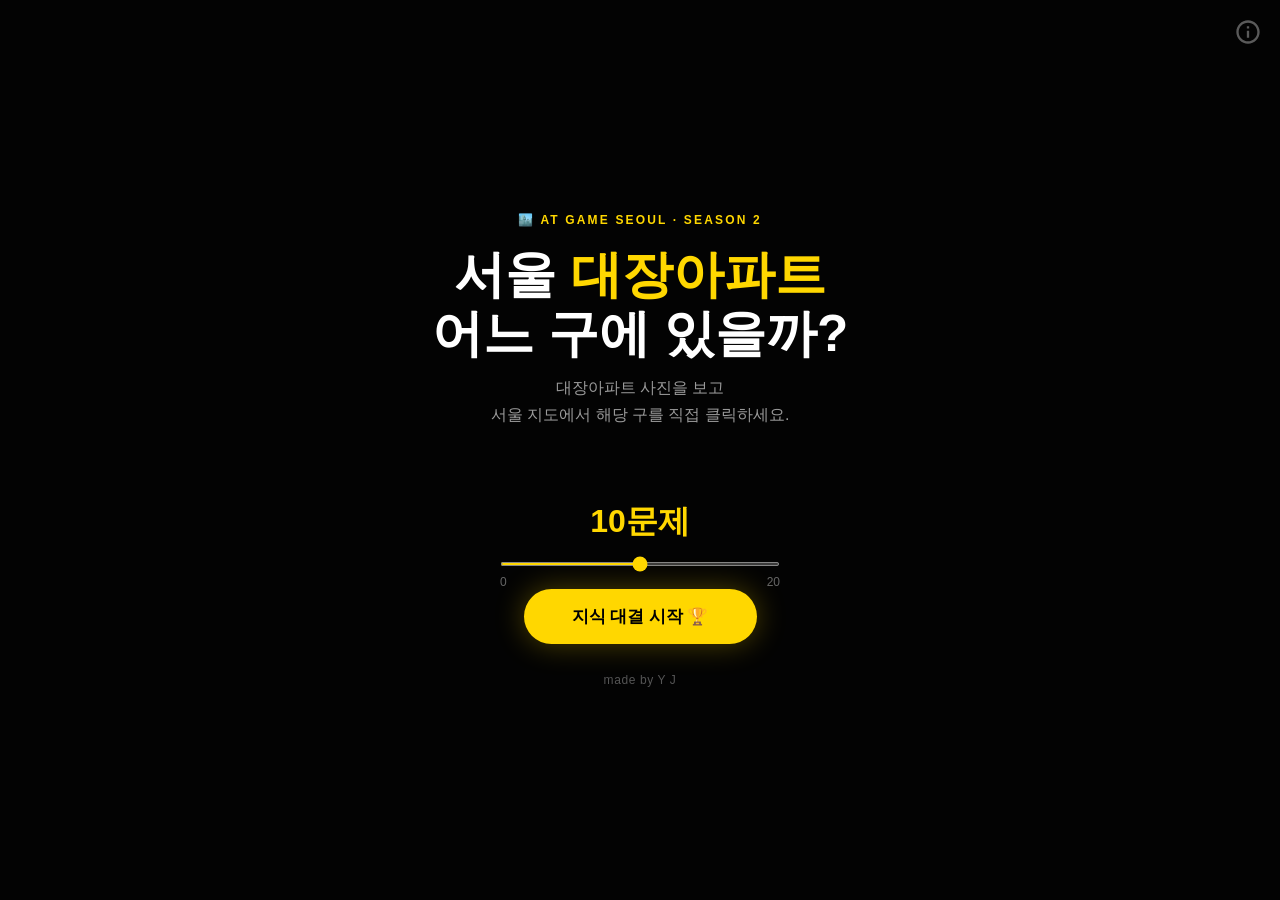
<file: seoul-apt/index.html>
<!DOCTYPE html>
<html lang="ko">
<head>
  <meta charset="UTF-8"/>
  <meta name="viewport" content="width=device-width,initial-scale=1.0"/>
  <title>at게임 - 서울 대장아파트</title>
  <meta property="og:type" content="website"/>
  <meta property="og:title" content="at게임 - 서울 대장아파트"/>
  <meta property="og:description" content="서울 대장아파트 - 어느 구에 있을까? 😎"/>
  <meta property="og:image" content="https://playatgame.com/seoul-apt/og-image.png"/>
  <meta property="og:url" content="https://playatgame.com/seoul-apt/"/>
  <meta name="twitter:card" content="summary_large_image"/>
  <link rel="icon" href="/seoul.png"/>
  <style>
    :root{--gold:#FFD700;--gold-dim:#7a6300;--bg:#080808;--card:#111;--border:#232323;--green:#22c55e;--red:#ef4444;}
    *{box-sizing:border-box;margin:0;padding:0;}
    html,body{height:100%;background:var(--bg);color:#fff;font-family:'Apple SD Gothic Neo','Noto Sans KR',-apple-system,sans-serif;}

    .screen{display:none;flex-direction:column;align-items:center;min-height:100dvh;position:relative;z-index:1;}
    .screen.active{display:flex;}

    /* ══ 시작 화면 ══ */
    #s-start{justify-content:center;text-align:center;padding:2rem;background:transparent;}
    .giphy-bg{position:fixed;inset:0;z-index:0;overflow:hidden;}
    .giphy-bg::after{content:'';position:absolute;inset:0;background:rgba(0,0,0,.62);}
    .giphy-bg iframe{
      position:absolute;top:50%;left:50%;
      height:100dvh;width:calc(100dvh * 343 / 480);
      min-width:100%;
      transform:translate(-50%,-50%);
      border:0;pointer-events:none;
      display:none;
    }
    .giphy-bg iframe:first-child{display:block;}
    @media(min-width:768px){
      .giphy-bg{display:flex;flex-direction:row;align-items:stretch;justify-content:center;}
      .giphy-bg iframe{
        position:static;height:100dvh;width:calc(100dvh * 343 / 480);
        min-width:0;transform:none;flex-shrink:0;display:block;
      }
    }
    .start-eyebrow{font-size:.75rem;font-weight:700;letter-spacing:.18em;color:var(--gold);text-transform:uppercase;margin-bottom:1.2rem;}
    #s-start h1{font-size:clamp(2rem,6vw,3.2rem);font-weight:900;line-height:1.15;margin-bottom:.6rem;}
    #s-start h1 .hl{color:var(--gold);}
    .start-sub{font-size:1rem;color:#999;line-height:1.7;margin-bottom:2.5rem;}
    .credit{margin-top:1.8rem;font-size:.75rem;color:#555;letter-spacing:.05em;}
    .info-wrap{position:fixed;top:1rem;right:1rem;z-index:10000;}
    @media(min-width:768px) and (max-width:1023px){.info-wrap{right:max(4vw,1rem);}}
    .btn-info{background:none;border:none;width:32px;height:32px;display:flex;align-items:center;justify-content:center;cursor:pointer;opacity:.35;}
    .btn-info:hover{opacity:.8;}
    .btn-info svg{width:28px;height:28px;}
    .info-tooltip{display:none;position:absolute;top:40px;right:0;background:#111;border:1px solid #333;border-radius:12px;padding:1rem 1.2rem;text-align:right;white-space:nowrap;pointer-events:none;}
    .info-wrap:hover .info-tooltip{display:block;}
    .info-tooltip p{font-size:.78rem;color:#888;line-height:1.8;margin:0;}
    .info-tooltip strong{color:#fff;}
    .info-tooltip a{color:var(--gold);text-decoration:none;pointer-events:auto;}
    .start-sub strong{color:#fff;}
    @keyframes pulse{0%,100%{transform:scale(1);box-shadow:0 0 30px rgba(255,215,0,.3);}50%{transform:scale(1.06);box-shadow:0 0 50px rgba(255,215,0,.6);}}
    .btn-gold{background:var(--gold);color:#000;border:none;border-radius:50px;padding:1rem 3rem;font-size:1.05rem;font-weight:800;cursor:pointer;box-shadow:0 0 30px rgba(255,215,0,.3);animation:pulse 2s ease-in-out infinite;}
    .btn-gold:hover{animation:none;transform:translateY(-3px);box-shadow:0 0 50px rgba(255,215,0,.5);}
    .q-slider-wrap{margin-top:2rem;width:100%;max-width:280px;}
    .q-slider-label{font-size:2rem;font-weight:900;color:var(--gold);text-align:center;margin-bottom:.5rem;}
    .q-slider-wrap input[type=range]{width:100%;accent-color:var(--gold);height:4px;cursor:pointer;}
    .q-slider-ends{display:flex;justify-content:space-between;font-size:.75rem;color:#666;margin-top:.3rem;}

    /* ══ 퀴즈 화면 ══ */
    #s-quiz{padding:.5rem 1rem .8rem;max-width:520px;width:100%;margin:0 auto;
            min-height:0;height:100dvh;overflow:hidden;}

    .hud{display:flex;align-items:center;gap:.8rem;width:100%;margin-top:1rem;margin-bottom:.5rem;}
    .btn-home{background:none;border:none;padding:.2rem .3rem;cursor:pointer;line-height:0;flex-shrink:0;display:flex;align-items:center;justify-content:center;opacity:.75;}
    .btn-home:hover{opacity:1;}
    .hud-score{font-size:.8rem;font-weight:700;color:var(--gold);min-width:80px;}
    .hud-score b{font-size:1.3rem;}
    .prog-wrap{flex:1;height:4px;background:#222;border-radius:10px;overflow:hidden;}
    .prog-fill{height:100%;background:var(--gold);border-radius:10px;transition:width .5s ease;}
    .hud-qnum{font-size:.8rem;color:#fff;min-width:36px;text-align:right;}
    .combo-bar{height:1.3rem;width:100%;text-align:center;font-size:.82rem;font-weight:700;color:var(--gold);margin-bottom:1rem;letter-spacing:.04em;}

    /* 아파트 카드 */
    .apt-card{width:100%;border-radius:16px;overflow:hidden;border:1px solid var(--border);margin-bottom:.9rem;}

    /* 사진 영역 */
    .apt-img-wrap{width:100%;height:20vh;position:relative;overflow:hidden;background:#0d1117;}
    .apt-img-wrap img{width:100%;height:100%;object-fit:cover;display:block;}
    /* 사진 없을 때 플레이스홀더 */
    .apt-img-placeholder{
      width:100%;height:100%;
      display:flex;flex-direction:column;align-items:center;justify-content:center;
      background:linear-gradient(135deg,#0d1117 0%,#1a1a2e 50%,#16213e 100%);
      color:#444;font-size:.85rem;gap:.5rem;
    }
    .apt-img-placeholder .ph-icon{font-size:2.5rem;}

    .apt-info{background:var(--card);padding:.9rem 1.1rem 1rem;}
    .apt-name{font-size:1.45rem;font-weight:900;margin-bottom:.45rem;letter-spacing:-.02em;}
    .chips{display:flex;gap:.45rem;flex-wrap:wrap;}
    .chip{font-size:.7rem;font-weight:600;padding:3px 9px;border-radius:20px;background:#1a1a1a;border:1px solid #2a2a2a;color:#888;}

    .question-label{font-size:.9rem;font-weight:600;color:#aaa;text-align:center;margin-bottom:.7rem;}

    /* 서울 지도 */
    .map-wrap{width:100%;position:relative;flex:1;min-height:0;}
    .seoul-svg{width:100%;height:100%;display:block;cursor:pointer;}
    .seoul-svg .gu{fill:#2a2a2a;stroke:#444;stroke-width:1.5;transition:fill .12s;}
    .seoul-svg .gu:hover{fill:#3a3500;}
    .seoul-svg .labels{fill:#ccc;font-size:13px;font-weight:600;text-anchor:middle;pointer-events:none;}
    .seoul-svg .gu.selected-wrong{fill:#3a0505;stroke:var(--red);stroke-width:2;}
    .seoul-svg .gu.correct-answer{fill:#052512;stroke:var(--green);stroke-width:2.5;}
    .seoul-svg .gu.dimmed{fill:#1a1a1a;stroke:#222;}

    .answer-overlay{position:absolute;bottom:0;left:0;right:0;pointer-events:none;display:flex;flex-direction:column;gap:.4rem;padding:.5rem 0;}
    .feedback{width:100%;padding:.65rem 1rem;border-radius:10px;font-size:.9rem;font-weight:700;text-align:center;line-height:1.5;display:none;pointer-events:auto;}
    .feedback.correct{background:#052512;border:1px solid var(--green);color:var(--green);display:block;}
    .feedback.wrong  {background:#1f0202;border:1px solid var(--red);  color:var(--red);  display:block;}
    .btn-next{width:100%;background:var(--gold);color:#000;border:none;border-radius:50px;padding:.85rem;font-size:1rem;font-weight:800;cursor:pointer;display:none;pointer-events:auto;}
    .btn-next.show{display:block;}
    .btn-next:hover{opacity:.85;}

    /* ══ 결과 화면 ══ */
    #s-result{justify-content:center;text-align:center;padding:2rem;background:transparent;}
    .grade{font-size:5.5rem;font-weight:900;color:var(--gold);line-height:1;filter:drop-shadow(0 0 24px rgba(255,215,0,.4));margin-bottom:.3rem;}
    .grade-sub{font-size:1rem;color:#888;margin-bottom:.8rem;}
    .grade-sub b{color:#fff;font-size:1.3rem;}
    #r-title{font-size:1.5rem;font-weight:800;margin-bottom:.4rem;}
    #r-msg{font-size:.9rem;color:#888;line-height:1.7;margin-bottom:1.8rem;max-width:320px;}
    .result-btns{display:flex;gap:.8rem;flex-wrap:wrap;justify-content:center;margin-bottom:1.5rem;}
    .btn-outline{background:transparent;color:#fff;border:2px solid #333;border-radius:50px;padding:.85rem 1.8rem;font-size:.95rem;font-weight:700;cursor:pointer;transition:border-color .15s;}
    .btn-outline:hover{border-color:#555;}
    .log-wrap{width:100%;max-width:320px;text-align:left;}
    .log-title{font-size:.72rem;color:#555;letter-spacing:.1em;text-transform:uppercase;margin-bottom:.5rem;}
    .log-row{display:flex;justify-content:space-between;font-size:.85rem;padding:.3rem 0;border-bottom:1px solid #161616;}
    .log-apt{color:#bbb;}
    .ok{color:var(--green);font-weight:700;}
    .ng{color:var(--red);font-weight:700;}

    @media(max-width:480px){
      .apt-img-wrap{height:160px;}
      .apt-name{font-size:1.25rem;}
      .seoul-svg .labels{font-size:16px;}
    }
    /* ══ 데스크탑: 퀴즈 확대 ══ */
    @media(min-width:768px){
      #s-quiz{width:min(92vw,960px);max-width:none;padding:.8rem 2rem 1rem;}
      .apt-img-wrap{height:22vh;}
    }
  </style>
</head>
<body>

<!-- ℹ️ 버튼 + 호버 툴팁 -->
<div class="info-wrap">
  <div class="btn-info" aria-label="정보">
    <svg xmlns="http://www.w3.org/2000/svg" viewBox="0 0 24 24" fill="#fff">
      <path d="M11 7h2v2h-2zm0 4h2v6h-2zm1-9C6.48 2 2 6.48 2 12s4.48 10 10 10 10-4.48 10-10S17.52 2 12 2zm0 18c-4.41 0-8-3.59-8-8s3.59-8 8-8 8 3.59 8 8-3.59 8-8 8z"/>
    </svg>
  </div>
  <div class="info-tooltip">
    <p><strong>서울 대장아파트 퀴즈</strong><br>made by Y J<br><a href="mailto:jyy1556@gmail.com">jyy1556@gmail.com</a></p>
  </div>
</div>

<style>
@media(max-width:1023px){#ad-desktop{display:none!important;}}
@media(min-width:1024px){#ad-mobile{display:none!important;}}
</style>
<div id="ad-wrap" style="position:fixed;top:0;left:0;right:0;z-index:9999;display:flex;justify-content:center;height:0;overflow:hidden;">
  <ins class="kakao_ad_area" id="ad-mobile" style="display:none;"
    data-ad-unit="DAN-GaBOSuEXe1j3Ty4s"
    data-ad-width="320"
    data-ad-height="50"></ins>
  <ins class="kakao_ad_area" id="ad-desktop" style="display:none;"
    data-ad-unit="DAN-ung39rVOVBZPiqNc"
    data-ad-width="728"
    data-ad-height="90"></ins>
</div>
<script type="text/javascript" src="//t1.kakaocdn.net/kas/static/ba.min.js" async></script>
<script>
(function(){
  var wrap=document.getElementById('ad-wrap');
  function applyAdHeight(){
    var activeIns=null;
    document.querySelectorAll('.kakao_ad_area').forEach(function(ins){
      if(ins.style.display&&ins.style.display!=='none'&&getComputedStyle(ins).display!=='none'){
        activeIns=ins;
      }
    });
    if(!activeIns) return;
    var h=parseInt(activeIns.dataset.adHeight);
    wrap.style.height=h+'px';
    document.querySelectorAll('.screen').forEach(function(s){s.style.paddingTop=h+'px';});
    var infoWrap=document.querySelector('.info-wrap');
    var gap=parseFloat(getComputedStyle(document.documentElement).fontSize);
    if(infoWrap){
      infoWrap.style.top=(h+gap)+'px';
      var adRect=activeIns.getBoundingClientRect();
      var rightOffset=window.innerWidth-adRect.right;
      if(rightOffset>gap*2){
        infoWrap.style.right=rightOffset+'px';
      }else{
        infoWrap.style.right='';
      }
    }
  }
  document.querySelectorAll('.kakao_ad_area').forEach(function(ins){
    new MutationObserver(function(){
      applyAdHeight();
    }).observe(ins,{attributes:true,attributeFilter:['style']});
  });
})();
</script>

<!-- 전체 배경 GIF (fixed, 모든 화면에 공통) -->
<div class="giphy-bg" aria-hidden="true">
  <iframe src="https://giphy.com/embed/E2cVpBGo3zfkz76SG9" frameborder="0" allowfullscreen></iframe>
  <iframe src="https://giphy.com/embed/E2cVpBGo3zfkz76SG9" frameborder="0" allowfullscreen></iframe>
  <iframe src="https://giphy.com/embed/E2cVpBGo3zfkz76SG9" frameborder="0" allowfullscreen></iframe>
  <iframe src="https://giphy.com/embed/E2cVpBGo3zfkz76SG9" frameborder="0" allowfullscreen></iframe>
  <iframe src="https://giphy.com/embed/E2cVpBGo3zfkz76SG9" frameborder="0" allowfullscreen></iframe>
</div>

<!-- ══ 시작 화면 ══ -->
<div id="s-start" class="screen active">
  <p class="start-eyebrow">🏙️ at Game Seoul · Season 2</p>
  <h1>서울 <span class="hl">대장아파트</span><br>어느 구에 있을까?</h1>
  <p class="start-sub">
    대장아파트 사진을 보고<br>
    서울 지도에서 해당 구를 직접 클릭하세요.<br>
  </p>
  <div class="q-slider-wrap">
    <div class="q-slider-label"><span id="q-count">10</span>문제</div>
    <input type="range" id="q-slider" min="0" max="20" value="10" step="1" oninput="if(+this.value<1)this.value=1;document.getElementById('q-count').textContent=this.value">
    <div class="q-slider-ends"><span>0</span><span>20</span></div>
  </div>
  <button class="btn-gold" onclick="startGame()">지식 대결 시작 🏆</button>
  <p class="credit">made by Y J</p>
</div>

<!-- ══ 퀴즈 화면 ══ -->
<div id="s-quiz" class="screen">
  <div class="hud">
    <button class="btn-home" onclick="goHome()" aria-label="홈으로">
      <svg width="28" height="28" viewBox="0 0 24 24" fill="white" xmlns="http://www.w3.org/2000/svg"><path d="M10 20v-6h4v6h5v-8h3L12 3 2 12h3v8z"/></svg>
    </button>
    <div class="hud-score">점수 <b id="hud-pts">0</b></div>
    <div class="prog-wrap"><div class="prog-fill" id="prog"></div></div>
    <div class="hud-qnum" id="qnum">1/15</div>
  </div>
  <div class="combo-bar" id="combo-bar"></div>

  <div class="apt-card">
    <div class="apt-img-wrap" id="apt-img-wrap">
      <!-- 사진 있으면 img, 없으면 placeholder -->
    </div>
    <div class="apt-info">
      <div class="apt-name" id="apt-name"></div>
      <div class="chips" id="apt-chips"></div>
    </div>
  </div>

  <p class="question-label">👇 지도에서 해당 구를 클릭하세요</p>
  <div class="map-wrap">
    <svg class="seoul-svg" id="seoul-svg" viewBox="0 0 632 533" xmlns="http://www.w3.org/2000/svg">
<path class="gu" data-gu="강동구" d="M513.8110541311617,248.37575876981282L518.8310026462714,248.92231997257477L522.5588718801446,244.28239012812992L526.5806039289164,241.49853022972093L542.7389537034032,234.0998465119701L561.3789322621888,228.3385987407819L569.4739673954609,224.79520683143346L585.8204732070444,214.61017046117195L590.779892392573,215.0663818505709L598.7052751002775,214.5030703421944L602.8664389647311,212.5179611650383L600.666991908889,218.5429211169976L601.6427127963107,223.83532727655984L604.1184416041069,227.65741992987023L605.8970629564719,232.84549093114765L606.5467263819301,238.9987393901538L609.885087401286,247.30333063038415L609.0764943529794,261.53392165672994L611.52586402616,263.5867820029234L610.8907580909727,269.8995743735213L611.7619762564718,274.62966028590745L609.2717359802919,274.97101969547657L605.8084245890786,272.45980123868503L600.9887542871293,274.96965469932184L596.4267514573294,274.3312382094373L587.8738229354785,276.6584424034372L583.6979542057088,275.31392671747744L570.2523288153461,294.70025955838355L569.8512527519488,302.90517121455923L564.4995079612127,309.4122317763831L562.0900839085225,315.6722575771564L559.4400781042932,315.81517691342015L557.9496602514992,320.33961813933274L557.7845803758537,324.65950222046376L555.8212744171324,323.8089233019782L522.2283411964017,305.09720870381716L524.0179827227839,301.1664240303944L527.9362501783762,286.72914011005923L521.365769249649,282.504827925899L508.90300353159546,278.03749715554295L512.4001406787138,270.86865180099994L514.9352826694376,260.69229333834664L514.9456488704309,251.42358171306842Z"/>
<path class="gu" data-gu="송파구" d="M449.4855930453341,310.3780599478778L457.70412482478423,312.7850049583358L464.294893518294,313.0269112130409L473.6459632109618,311.5406209003486L484.75583248081966,307.380459699787L493.84006592974765,305.8735053140699L499.3710313871852,294.68606853568053L508.90300353159546,278.03749715554295L521.365769249649,282.504827925899L527.9362501783762,286.72914011005923L524.0179827227839,301.1664240303944L522.2283411964017,305.09720870381716L555.8212744171324,323.8089233019782L557.7845803758537,324.65950222046376L557.7491155775206,327.06848485158116L554.8556655870634,329.27850976216723L552.9201603000984,332.8117823842622L551.3115683356009,339.36912310712796L552.9340175352991,344.8894738694071L558.6542864842631,348.3205836329289L562.0702377718117,348.7293113104606L565.4685698203102,346.54977769872494L567.9418942664925,348.93515818480955L577.4966906145273,351.5406732360425L581.1662425504765,354.03712924048887L579.0805828756711,360.04782172572595L579.3115693546133,364.24184260022594L576.855008841696,371.02205268930993L574.7899650010222,373.93060157795117L567.8320399092627,376.1942260997166L564.4113021257217,389.1734928239093L564.4417545110045,392.3716516625427L560.3613555193297,395.56872567961545L554.202396508219,395.78196964419476L549.9653542095039,401.2155426282625L543.2639039070054,398.4973013389317L538.3830680816318,397.746259272928L538.7444800740632,404.18949831288046L544.9281569290615,408.47160773782525L541.1234956138069,410.8880698378198L535.632906688872,410.8799697774739L530.6769297533319,408.0150487501887L530.6876230195921,412.43377819679154L526.6547449460195,415.61565435106604L526.6662074573978,412.0618935455932L524.2064038676035,406.5401209923002L511.87435580347665,385.3424311045892L512.6837871345633,383.4124561940407L508.19795884547057,374.66617527286144L503.48841867016745,369.56875961268815L498.6597442033817,365.84362792295724L491.01715299036005,361.8063207979576L465.42854155253735,353.358450521926L459.82078349008225,351.9853188637717L453.4528152588464,345.60895831864036L449.7595894905098,319.3477887468471L448.83634586891276,317.67814518587693Z"/>
<path class="gu" data-gu="강남구" d="M434.98745486553526,303.30882055334223L449.4855930453341,310.3780599478778L448.83634586891276,317.67814518587693L449.7595894905098,319.3477887468471L453.4528152588464,345.60895831864036L459.82078349008225,351.9853188637717L465.42854155253735,353.358450521926L491.01715299036005,361.8063207979576L498.6597442033817,365.84362792295724L503.48841867016745,369.56875961268815L508.19795884547057,374.66617527286144L512.6837871345633,383.4124561940407L511.87435580347665,385.3424311045892L524.2064038676035,406.5401209923002L526.6662074573978,412.0618935455932L526.6547449460195,415.61565435106604L519.914531426999,420.96058706783515L518.9195841103501,427.2461275927999L514.0363704858173,424.7142288379109L512.3271670440445,422.0348057912488L504.35879109968664,420.3163386384549L500.44661140590324,425.43427113560756L493.07232032861793,426.89468113693874L490.4267377111828,422.2600064830767L488.6123308883689,418.34985019992746L479.2264004133467,410.14082517512725L473.9332517531293,402.15771708311513L473.659698363801,397.5296058813983L465.11014793618233,398.80332593995263L459.17988110973965,402.1819953680606L457.42252674800693,398.77048905024276L454.00869140034774,398.14248318834143L452.6673652549216,400.3760253655928L443.30659192136955,402.2091748815292L442.02313729113666,409.0343056730344L435.24058135363157,409.9805253374798L431.14329176803585,409.43390469451697L418.8968996811018,394.3992154166335L413.75898651222815,379.8404505725921L403.67341990279965,381.6086115165235L400.1920537725964,372.84548885919503L384.75894078606507,332.0200848331224L381.59463225727086,318.4003474085839L379.90725105578895,314.2361562605365L372.64734397412394,305.524178730564L385.27803163495264,292.72401682099735L390.76211822233745,288.27735634074634L397.7361612014647,286.1375090643123L420.1970494931156,297.3261159874455L421.55009545886423,294.3313850843406L424.5161427850253,297.2396331261698Z"/>
<path class="gu" data-gu="서초구" d="M372.64734397412394,305.524178730564L379.90725105578895,314.2361562605365L381.59463225727086,318.4003474085839L384.75894078606507,332.0200848331224L400.1920537725964,372.84548885919503L403.67341990279965,381.6086115165235L413.75898651222815,379.8404505725921L418.8968996811018,394.3992154166335L431.14329176803585,409.43390469451697L435.24058135363157,409.9805253374798L442.02313729113666,409.0343056730344L443.30659192136955,402.2091748815292L452.6673652549216,400.3760253655928L454.00869140034774,398.14248318834143L457.42252674800693,398.77048905024276L459.17988110973965,402.1819953680606L465.11014793618233,398.80332593995263L473.659698363801,397.5296058813983L473.9332517531293,402.15771708311513L479.2264004133467,410.14082517512725L488.6123308883689,418.34985019992746L490.4267377111828,422.2600064830767L488.069312263513,426.9162945869102L488.7444852704648,430.8230624149437L486.7063733948453,431.5581078264004L485.25818058336154,435.8301746151992L482.7635178229539,437.37110728250263L479.34182975027943,443.7755498017068L479.3284115389979,449.759026066924L473.424668960477,452.8904594111591L470.8921008052421,457.8040043443907L460.3575060595176,455.6626097658591L456.02459885537974,456.7567631902057L456.46745584349264,459.90165662045183L460.07848873123294,461.99698441253713L459.20201141384314,464.9992893449671L455.82121858003666,466.9422759383815L454.5686512645625,473.5968384078369L455.494772281585,475.7932088564339L449.18398973645526,477.24497015761153L447.6883738079923,479.2130627654915L441.26574839573004,477.29156962336856L436.82015974156093,477.23736094378546L428.81230444047833,480L425.6400303878472,476.92839621241L422.3468738080992,476.0296646483548L420.79452204631525,471.35513678340794L411.61793676469824,462.544036077903L406.1131644176203,461.3934726410225L405.48481900960905,457.8481026987429L409.3881200857286,451.6102677552699L408.3864823732292,448.6797822544613L408.80447205816745,443.4482599551193L406.5128428199969,439.5743019356087L407.7788132610731,434.24133296535L407.2974244498764,430.6962772459374L404.69871256820625,427.96362540632254L402.99555196182337,422.17594004525745L404.5384896474716,418.01486168870906L399.7047414492117,414.62770157500927L392.5018402695132,427.3928426689454L384.7322406954481,431.5082843899072L378.6474564287637,432.91154199646553L371.5196597309259,432.8769293816367L368.6562802413828,429.394071218303L364.82750589441275,420.94915592730104L363.46318704323494,420.16445209339145L360.866712554649,412.0199432233567L353.28255100460956,411.8324378258185L350.89906641983544,412.97194868644874L352.2173784323095,417.848569257927L351.67584128299495,420.9361868618653L346.6168217994855,422.2974713683798L340.223208538926,428.0510835044406L338.61476762907114,424.0550913506813L339.5865019589255,415.06823888001236L337.7721790832875,410.98184893765574L334.5150348035677,407.6516137240251L331.73969445491093,402.3352046663931L330.3998694048205,395.49381878595887L332.2484499012062,360.8517780178663L335.28365937128547,354.4771725228129L329.8041635894915,350.451074940298L328.64149961655494,347.436835434768L328.3936521690921,333.17183949238097L331.6676948531531,330.7310418721827L338.49631952436175,330.4239402897947L341.2820790641126,332.13448374818836L353.33050893896143,325.1080964858629L361.29943643297884,319.8274899479293L364.5720024264301,316.54311083167704L367.41868768492714,310.83405997652153Z"/>
<path class="gu" data-gu="관악구" d="M330.3998694048205,395.49381878595887L331.73969445491093,402.3352046663931L334.5150348035677,407.6516137240251L337.7721790832875,410.98184893765574L339.5865019589255,415.06823888001236L338.61476762907114,424.0550913506813L340.223208538926,428.0510835044406L332.0256686725479,430.5228902900417L329.3736509772716,437.0442231415218L322.97181397042004,441.51938982612774L319.8085475822154,446.5605973202328L315.6919295329426,446.6770860956458L306.4578732882219,450.10756179907185L306.0095221302181,456.0676962676298L304.6391757169622,458.04659027259186L299.4561080755957,458.5611621852149L298.14702517187106,460.69832388480427L290.7902440073085,460.7033331955681L279.7664540212136,464.1599891288788L275.6311500617594,464.1728863915487L271.6227603935986,467.0008438576333L270.0131585664931,464.41785330918356L270.2767502455972,459.3616916861647L266.2800908840145,454.2399740610126L259.90894350549206,449.8786657300152L259.855548333755,445.5977495339321L256.7217096487875,442.0046023932373L248.96004191829707,434.56372504664614L247.90846810053336,430.5161482666299L240.03609531663824,428.710418047689L237.09850482523325,428.78975893266033L236.6000478323549,422.1196143887355L234.56047007499728,417.7911780978757L235.80105921428185,415.4924585104163L232.8782171564526,413.2342130222023L228.10200554764015,402.5889094442973L231.5716627315851,400.810706960714L233.3147878946911,394.9470585838135L229.85470197658287,392.78850239684834L230.18733436468756,387.9610585077826L217.5661072441435,390.8133129485359L215.8846560693637,389.02380856196396L221.12654623555136,380.86550147521484L224.9431679813424,380.8610905716705L235.10007883323124,376.9792850881058L240.4388361320889,373.0885117269718L250.51808555523166,372.1153357323419L253.72552293742774,364.80134723976516L255.2893828296219,363.2846322419791L260.3751544546394,366.35329632992944L264.88534448546125,366.652927600313L267.31564385289676,368.2602219314358L274.69405504636234,368.1984419136352L282.3572295187332,364.9189167804143L288.9715326068108,367.9100875877921L291.7550075069885,370.2842557615659L295.72426774102496,369.3207148276997L301.9791372745822,366.0979739945906L301.45048933071666,370.5811623482441L303.57295386624173,376.9258502922603L302.1825508509064,383.50428574936086L314.9377039682877,397.7695844014743L323.9030008886766,395.65414730815246Z"/>
<path class="gu" data-gu="동작구" d="M328.3936521690921,333.17183949238097L328.64149961655494,347.436835434768L329.8041635894915,350.451074940298L335.28365937128547,354.4771725228129L332.2484499012062,360.8517780178663L330.3998694048205,395.49381878595887L323.9030008886766,395.65414730815246L314.9377039682877,397.7695844014743L302.1825508509064,383.50428574936086L303.57295386624173,376.9258502922603L301.45048933071666,370.5811623482441L301.9791372745822,366.0979739945906L295.72426774102496,369.3207148276997L291.7550075069885,370.2842557615659L288.9715326068108,367.9100875877921L282.3572295187332,364.9189167804143L274.69405504636234,368.1984419136352L267.31564385289676,368.2602219314358L264.88534448546125,366.652927600313L260.3751544546394,366.35329632992944L255.2893828296219,363.2846322419791L253.72552293742774,364.80134723976516L250.51808555523166,372.1153357323419L240.4388361320889,373.0885117269718L235.10007883323124,376.9792850881058L224.9431679813424,380.8610905716705L221.12654623555136,380.86550147521484L234.0947181962547,360.8291580566438L244.07982844271464,358.5290137721022L246.1271111406095,350.809710254558L252.0507152264763,332.2144302936358L254.42808296819567,331.62144549249206L252.90369788743556,326.17298397903505L261.8636246812821,326.95479115525814L275.17086058991845,323.8257811729636L286.9220229512721,319.2650772986308L291.131618169602,323.6409815638326L296.6878110647376,327.5805865898292L306.72643993565,332.01009156282817Z"/>
<path class="gu" data-gu="영등포구" d="M202.33749177565915,266.2461985175396L217.62829072255408,276.8655504175331L225.27156968627241,280.6121050972142L257.3931877654395,289.49671672644035L265.0323607872997,290.74249558251904L277.39360072795535,302.7500047060166L281.77156027554884,306.9146208607708L283.4891039013746,313.01271383670246L286.9220229512721,319.2650772986308L275.17086058991845,323.8257811729636L261.8636246812821,326.95479115525814L252.90369788743556,326.17298397903505L254.42808296819567,331.62144549249206L252.0507152264763,332.2144302936358L246.1271111406095,350.809710254558L244.07982844271464,358.5290137721022L234.0947181962547,360.8291580566438L221.12654623555136,380.86550147521484L217.3363131674705,379.73129287321353L211.7744474193023,373.7071713022742L207.86548851523548,360.2452308540087L207.42634568942594,348.9644094769974L208.0567567506514,341.32825501410116L203.3001975567895,334.15482502921077L187.99778251472162,324.9878724565933L188.48546838699258,315.45118650768563L189.44403498480096,310.1209294508444L191.15470231228392,308.1882015595911L198.43419342971174,304.0882298381184L200.56241735702497,300.45809269708843L202.7405908938672,301.05811975688266L204.80691760309855,296.2059282945629L204.49225446701166,291.47223205757473L198.90350159045192,278.15773281334987L197.3323372642044,277.81346426615346L196.09062429485493,273.0515454666529Z"/>
<path class="gu" data-gu="금천구" d="M215.8846560693637,389.02380856196396L217.5661072441435,390.8133129485359L230.18733436468756,387.9610585077826L229.85470197658287,392.78850239684834L233.3147878946911,394.9470585838135L231.5716627315851,400.810706960714L228.10200554764015,402.5889094442973L232.8782171564526,413.2342130222023L235.80105921428185,415.4924585104163L234.56047007499728,417.7911780978757L236.6000478323549,422.1196143887355L237.09850482523325,428.78975893266033L240.03609531663824,428.710418047689L247.90846810053336,430.5161482666299L248.96004191829707,434.56372504664614L256.7217096487875,442.0046023932373L249.3641357193119,448.33976681104105L246.04391162854154,452.66298036652734L244.37754638280603,457.6410181101892L241.66404775271076,460.08809857923916L236.60373440824333,459.84240711938037L232.4576352451404,464.2044360039072L228.80640389639302,470.76222231558495L220.50809046975337,470.2523486646751L220.41022090028855,467.0492861796738L215.76631563995034,463.1704601781894L214.84391054685693,461.121967619707L215.17676841979846,454.42641039538285L214.15065806248458,451.73342900345597L210.47683804522967,449.8668780620137L211.0923594959022,445.2924128183731L208.36027476747404,437.705653501529L206.34512576792622,438.97131532196363L201.95485996184289,437.5053389712921L201.34691867700894,433.2459801321893L197.41076558688655,431.11964659922523L197.34244626481086,425.7557645334891L200.79603312595282,420.4274809881099L188.58649703895207,402.31325713636033L184.07041948172264,393.91437263087573L179.59359266929096,381.425529267166L181.39969555605785,380.17007518540777L186.9198828773806,378.0501386801916L189.65135731355986,379.1388084701248L197.01799624349223,385.1323020840573L201.3922475113941,390.2897385059987L209.3843879888591,392.2439546758833L215.16564834138262,391.46808742092253Z"/>
<path class="gu" data-gu="구로구" d="M111.73884423598065,339.89653098094277L117.79163904406596,340.03331441905175L121.9339440704498,345.36202751447854L127.94898022315465,350.15426302032574L133.80696135447943,347.45483944775333L133.00900885282317,344.7426159354436L139.65145262502483,344.5002229633901L140.22457199636847,340.3678863285095L145.09080662415363,338.9654152090152L147.04589294432662,336.6955104956796L150.94016023518634,335.88041625918413L154.676422080287,338.2334083749447L158.26688303562696,336.99080935658276L160.98638711537933,342.7185732249782L164.26953788785613,342.72012053561775L165.25709629774792,345.2427121689907L169.01483044718043,344.7021478947281L173.39421759347897,345.9621332320603L177.90453133237315,344.9713080651636L179.63764792628353,339.4906158121303L186.5823930731567,329.3651474226135L187.99778251472162,324.9878724565933L203.3001975567895,334.15482502921077L208.0567567506514,341.32825501410116L207.42634568942594,348.9644094769974L207.86548851523548,360.2452308540087L211.7744474193023,373.7071713022742L217.3363131674705,379.73129287321353L221.12654623555136,380.86550147521484L215.8846560693637,389.02380856196396L215.16564834138262,391.46808742092253L209.3843879888591,392.2439546758833L201.3922475113941,390.2897385059987L197.01799624349223,385.1323020840573L189.65135731355986,379.1388084701248L186.9198828773806,378.0501386801916L181.39969555605785,380.17007518540777L184.79725638203672,375.67153044740553L183.13663529072073,373.7184056060869L178.85580291604856,374.980713139259L178.84386193426326,371.98214115200244L171.66311872017104,365.4137110368247L167.55782305522007,369.75906126496557L162.58977428622893,372.3591806029508L157.6365633820824,379.26095220713614L154.01051010173978,380.4799685856269L152.10705142337247,384.55468524572643L149.5301285123569,386.7623317684556L142.78517921920866,386.003230646631L141.2536147265928,387.930709137574L140.67028069114895,399.6921179805431L132.18562457503867,397.1779858243608L126.61335072744987,397.85271432345326L121.49970112444134,393.89143744485045L117.99465858141775,396.2229496923901L111.34758242074167,395.86466068501613L107.99144469256862,397.0847875099498L104.65189127236954,393.16679734929494L105.02695040308754,386.6396712492933L104.08778950903798,382.29961048118275L105.05505295810872,379.4314522676359L109.93160370335681,375.95845842271956L108.86651549380622,372.0903912079957L102.04760041509871,369.27017114199407L97.25864012606326,366.3224642428613L94.90132768344483,361.21400969239767L95.4238795969577,357.9245168957568L98.95648032671306,358.7782155564928L103.30000972279231,356.6710910406691L104.99721202385263,352.15467919415096L107.27461439493345,350.85048798921343L109.18198818567907,344.22729336970224L108.68708430125844,340.82353299348324Z"/>
<path class="gu" data-gu="강서구" d="M157.70513949610176,223.19155120594223L157.23364443462924,229.47404049501347L158.6129640424915,232.02785834262613L169.60363291829708,238.59018887290586L185.78772246456356,252.64301457489637L202.33749177565915,266.2461985175396L196.09062429485493,273.0515454666529L197.3323372642044,277.81346426615346L195.92533327822457,277.82460419759445L189.72867807626608,270.29491075976694L180.39094239941915,271.95402568964346L175.76525334161124,270.6790848737219L166.8153016139986,264.1039301019773L163.87516782651073,276.17384396917623L166.0436281831644,282.4315897363922L165.60078970176983,290.06808383842144L166.43332023275434,302.0781087818541L145.35211800894467,305.42072670482594L133.62240311762434,307.81500095452793L125.23133656758,290.34450428558193L126.08202231416362,288.1229615477423L123.37792707406334,280.89891122973495L119.62378916828311,281.05673604926415L118.7616398545506,276.63918711987935L116.32684495506692,274.62348002613L114.55218171776505,280.80952543907915L108.04650979058351,282.94288500644325L97.59997404189198,283.0152332585858L91.62890535083716,281.30727795889834L90.20021292968886,278.62447114704264L81.8222012129554,279.0588708153664L76.83755134549574,283.3567829966414L75.51982910142397,287.95629601749533L69.90948780594044,291.4741065342314L68.42458572200849,285.12228722828877L69.97962064683088,281.57496721076313L65.72719572950155,280.9356233209328L65.69170893833507,277.3803094720788L61.35974362210254,276.309399728023L58.63606030191295,272.9948415641411L49.126756648067385,273.1486735178405L42.96108169553918,268.4631585058669L36.93940966206719,268.8170622630423L32.094625182799064,260.7110273254584L28.23802374349907,256.6639749075184L33.45597035612445,256.4057406161155L34.438762737903744,253.98754240397102L44.67460263060639,245.4518764498789L44.814532988966675,241.64106477519817L41.77567393233767,236.04392084959545L46.17220595732215,236.56642919920705L49.87543149344856,234.59384508066432L52.942614424362546,230.91756227116275L51.917565074167214,228.09994452096726L53.28947679500561,224.84612396165176L62.71407134234323,218.12682896065962L67.83682919753483,218.50481220857182L67.6062849869486,213.0653877802033L68.47946791516733,208.49589444818412L71.45076994670671,208.20591919603612L75.52420291176531,199.28989911281678L78.28739737824071,197.91079346019978L76.08867237827508,194.0684844953139L76.34149966589757,191.02462979001575L73.78257159772329,186.03018364802847L73.00525428840774,181.21904802454083L74.90106105577433,176.688899841276L77.01960121709271,176.21496713819215L77.99561079213163,171.33822951330512L79.74230608719517,170.3793772072313L84.8367694413173,172.06872407866467L99.55627348725102,188.492847351612L105.64960118522868,194.69300048460718L114.57291145299678,199.06078131767572L148.20295243087457,221.47280423362827Z"/>
<path class="gu" data-gu="양천구" d="M108.04650979058351,282.94288500644325L114.55218171776505,280.80952543907915L116.32684495506692,274.62348002613L118.7616398545506,276.63918711987935L119.62378916828311,281.05673604926415L123.37792707406334,280.89891122973495L126.08202231416362,288.1229615477423L125.23133656758,290.34450428558193L133.62240311762434,307.81500095452793L145.35211800894467,305.42072670482594L166.43332023275434,302.0781087818541L165.60078970176983,290.06808383842144L166.0436281831644,282.4315897363922L163.87516782651073,276.17384396917623L166.8153016139986,264.1039301019773L175.76525334161124,270.6790848737219L180.39094239941915,271.95402568964346L189.72867807626608,270.29491075976694L195.92533327822457,277.82460419759445L197.3323372642044,277.81346426615346L198.90350159045192,278.15773281334987L204.49225446701166,291.47223205757473L204.80691760309855,296.2059282945629L202.7405908938672,301.05811975688266L200.56241735702497,300.45809269708843L198.43419342971174,304.0882298381184L191.15470231228392,308.1882015595911L189.44403498480096,310.1209294508444L188.48546838699258,315.45118650768563L187.99778251472162,324.9878724565933L186.5823930731567,329.3651474226135L179.63764792628353,339.4906158121303L177.90453133237315,344.9713080651636L173.39421759347897,345.9621332320603L169.01483044718043,344.7021478947281L165.25709629774792,345.2427121689907L164.26953788785613,342.72012053561775L160.98638711537933,342.7185732249782L158.26688303562696,336.99080935658276L154.676422080287,338.2334083749447L150.94016023518634,335.88041625918413L147.04589294432662,336.6955104956796L145.09080662415363,338.9654152090152L140.22457199636847,340.3678863285095L139.65145262502483,344.5002229633901L133.00900885282317,344.7426159354436L133.80696135447943,347.45483944775333L127.94898022315465,350.15426302032574L121.9339440704498,345.36202751447854L117.79163904406596,340.03331441905175L111.73884423598065,339.89653098094277L110.64746584711247,335.80567262414115L111.42150763273821,331.23592349012324L109.52904109488009,326.01606663469283L112.78898797815782,319.79560527364083L112.40366797725437,314.3397412893901L116.85171430747141,307.5239275480053L115.23397886173916,302.41990497891675L112.87499362404924,301.96924081778707L107.58111547629233,293.2947761423202Z"/>
<path class="gu" data-gu="마포구" d="M220.98834588646423,219.23411880858475L218.86916308643413,221.74986050213192L223.29183921185904,225.39131631937926L244.23478246672312,237.14338344103453L252.4511082037643,239.6457413821845L256.02213281334843,243.0735059018989L253.8906069873192,247.1977006604866L253.76091021022876,251.01209015482164L268.0699824137264,257.56383539014496L273.8757421441551,255.21359999173728L296.2206342603313,253.39176419523574L298.5065642003028,254.83315619893983L302.37702910709777,250.97370464792039L304.62879712413996,255.25010024575022L302.6827023146907,257.1500147844781L303.63692692498444,263.90379496592504L305.8071213257208,267.09018370860576L302.9854766179924,268.9338089881785L300.60703501442913,273.0397018042495L298.2149960747629,274.533999176776L296.35548013611697,281.0113026638428L288.1881412138755,290.65640302569955L279.5012109132658,293.0476628107863L277.39360072795535,302.7500047060166L265.0323607872997,290.74249558251904L257.3931877654395,289.49671672644035L225.27156968627241,280.6121050972142L217.62829072255408,276.8655504175331L202.33749177565915,266.2461985175396L185.78772246456356,252.64301457489637L169.60363291829708,238.59018887290586L158.6129640424915,232.02785834262613L157.23364443462924,229.47404049501347L157.70513949610176,223.19155120594223L157.8345095847617,221.47012003618875L163.24334269962856,221.05618206905638L165.74227291581337,219.65923290735373L168.61179650985287,221.7057951962197L171.98427205020562,218.3520815899028L175.8074536724016,217.72191346954787L182.98034629281028,214.47563157836703L184.68531880000955,209.39448627178353L184.091879497224,206.51137301258132L187.31140181591036,202.18117420830822L189.1332669298281,196.79717426174466L191.85907009540824,194.51658671927726L201.8547113755485,205.28588347139885L207.1856664608058,209.86713959415647L210.06209188161301,211.18983758847025L214.03673178795725,216.7547568164009L218.9122299910523,220.94666538657475Z"/>
<path class="gu" data-gu="서대문구" d="M286.88757745939074,164.69444433024182L290.14175864160643,166.9287113982573L291.30270390820806,170.432452195746L290.19618743655155,177.84881031509576L292.07056573822047,181.114505181009L296.3275472972309,181.65663406663953L295.1888215056679,187.1013767061304L297.97389882602147,193.55602184263262L298.0619290241739,196.17305799659516L295.70746916061034,205.5066922364931L299.86023888216005,209.37281093358615L294.44338888456696,212.48162151947326L291.3209565047582,215.74350191747362L309.5646757087379,238.51905583984626L313.686659657018,245.41441742785537L309.93339417965035,246.65861444033362L305.3422646461695,250.17150159733137L302.37702910709777,250.97370464792039L298.5065642003028,254.83315619893983L296.2206342603313,253.39176419523574L273.8757421441551,255.21359999173728L268.0699824137264,257.56383539014496L253.76091021022876,251.01209015482164L253.8906069873192,247.1977006604866L256.02213281334843,243.0735059018989L252.4511082037643,239.6457413821845L244.23478246672312,237.14338344103453L223.29183921185904,225.39131631937926L218.86916308643413,221.74986050213192L220.98834588646423,219.23411880858475L234.1342728836171,203.16575757705868L239.19336630264297,203.97474672234966L238.69832401743042,208.23123742276948L247.79320601705695,206.67579300564103L249.91733073579962,201.07502701538033L252.99212968704524,201.1453792365428L255.84736253196024,199.00782654930663L255.49441956865485,195.34941290633287L257.00829679809976,191.30290203781624L263.56945508357603,184.9029378993655L273.35981806498603,180.90365002492763L274.4974031672755,173.03477650414425L275.7862396565906,170.07195181123097L279.27335394284455,170.078743278631L282.31715214511496,164.7351559365634Z"/>
<path class="gu" data-gu="은평구" d="M316.7467641532421,121.71990480211389L313.21267903773696,125.3510294642474L299.67063991885516,128.41649556758057L295.7803756259673,133.90482232975046L289.39076412434224,134.86040326705552L288.9222486872459,140.5888674473099L287.38691580021987,145.29542066498107L285.46323246276006,147.36620397202933L286.91461287019774,150.1702919934396L287.73366219655145,157.33644983034173L286.0574585898721,163.0710460859118L286.88757745939074,164.69444433024182L282.31715214511496,164.7351559365634L279.27335394284455,170.078743278631L275.7862396565906,170.07195181123097L274.4974031672755,173.03477650414425L273.35981806498603,180.90365002492763L263.56945508357603,184.9029378993655L257.00829679809976,191.30290203781624L255.49441956865485,195.34941290633287L255.84736253196024,199.00782654930663L252.99212968704524,201.1453792365428L249.91733073579962,201.07502701538033L247.79320601705695,206.67579300564103L238.69832401743042,208.23123742276948L239.19336630264297,203.97474672234966L234.1342728836171,203.16575757705868L220.98834588646423,219.23411880858475L218.9122299910523,220.94666538657475L214.03673178795725,216.7547568164009L210.06209188161301,211.18983758847025L207.1856664608058,209.86713959415647L201.8547113755485,205.28588347139885L191.85907009540824,194.51658671927726L195.7916323300451,189.4830621327783L198.8703751595749,189.5065458400495L196.32328771005268,194.24885021055525L198.86162762361346,198.63886946568527L204.63005837416858,198.8827436746651L207.1921990403207,197.63643328173202L212.38950967768324,198.59242714738502L216.40596783801448,196.39916620410077L215.21755402820418,191.48491756266594L219.23978099721717,187.24681977648288L218.18561675731326,183.25389661206282L218.7052340156224,179.67649471464392L216.99097452583374,173.0095772345012L219.53431773956981,171.83713785901637L219.23811130365357,160.95400901827088L217.934267395176,156.0846454243365L221.35943503017188,145.46152248046565L223.77143733334378,144.67475423904398L226.7544794466521,139.9858049438917L225.60317446675617,136.26318537195766L228.7937300557387,132.47761771611113L229.28755517848185,128.53052481901977L225.73631883139024,121.29896781846037L231.76910590048647,115.39785613210552L230.89063437306322,110.48016358910536L232.9614203053643,106.34346189798816L234.00537335238187,100.58053732537519L227.29155873635318,96.9732629507489L228.25110343188862,94.95484945127828L235.99559301321278,99.84173609010759L246.2832222970028,98.34678807741147L252.0807695396361,95.02271162733814L256.9273049828771,90.58116569626873L264.73323073331267,89.52941931809619L268.29097748486674,87.11854695047077L272.9612998197845,78.84393663684023L277.4654350554338,76.1537551145666L282.6042283641291,74.78519241252798L283.1903198285436,77.4851285044133L288.107125392271,81.79907568496856L292.4638515536499,81.24133071813412L295.7981648752175,85.85233777217945L297.0023635381367,91.97788229714206L300.5008357721381,93.47605480180209L303.2973601144913,101.96167939940642L306.4742229060503,102.7211305614328L312.61513406346785,110.45483993902599L312.53469988604775,114.24928763732169Z"/>
<path class="gu" data-gu="노원구" d="M503.52887189161265,141.8870856095382L497.6671853000298,143.7015597071004L495.2904648296244,146.68541809664748L490.1925886531826,148.45685355655587L480.42909674643306,143.66875513803097L475.8297395383415,142.8916027217856L469.2625166850339,145.0115874891926L455.6810942281736,151.05211094725382L450.94447842851514,151.15718314921105L446.97262409256655,153.65134484643932L442.58642131695524,153.2572757103917L431.6995798564167,143.04680238598667L425.8114584503928,135.55195673052367L422.89140076492913,131.1854787533739L413.9497241243662,123.49314117066388L417.3731543313188,119.69258817652735L418.87728131891345,113.65127619734267L426.0593372459698,99.67214360040089L432.7159095593088,106.7920987792968L434.04913910728646,97.6180303142246L431.81721833898337,88.88265504180163L431.54297061252873,80.41121691565786L428.0010436800658,71.85954416731693L427.6789207504771,66.46995310063357L424.1897522370564,56.88318802706635L424.6253996324667,49.78778136854817L426.5148504898534,42.22093784405297L428.510003368312,29.202778038365068L426.91463995171944,25.290930785500677L432.2877555786108,21.30193860793952L435.3521816438879,20.80306191618729L441.9541739776905,22.20750756252528L446.9074058237602,20.311816129520594L452.87820362421917,12.347069886156532L457.79159611303476,12.185524702676048L463.96381099231075,8.789610483399883L470.13267076492775,8.801765732117929L473.6542130250018,12.973890544642927L476.3694215552532,19.48890917564131L488.52500591878197,21.510781869408675L490.3847236063448,27.552935500934836L485.3823573734844,34.875450694533356L484.16776915523224,39.09753236391407L486.65464776425506,43.61732445930102L487.84952329209773,49.06393140808359L489.3752860550885,50.33947530896694L489.8612375446828,54.90752976512886L487.3381108530157,61.8659063363375L490.4709763225401,69.62179856152943L489.63771574237035,73.74787711891986L476.5157692079083,80.82755749336502L485.5922793368809,81.9248839700158L487.30398861764115,85.58741000799637L484.82070949525223,90.65717241045786L488.2459606383636,98.34019878170511L492.95867053151596,99.10577177417144L496.3344111283659,98.09318445456302L506.7615602633159,99.96395194703655L512.2359393512015,107.7639871821084L512.8371290511568,116.53819418827334L510.8830918004969,124.70090269018692L502.9063599074434,131.1804643635769L502.88505107499077,134.1467928919301L500.4564710390405,138.24175255792215Z"/>
<path class="gu" data-gu="도봉구" d="M426.91463995171944,25.290930785500677L428.510003368312,29.202778038365068L426.5148504898534,42.22093784405297L424.6253996324667,49.78778136854817L424.1897522370564,56.88318802706635L427.6789207504771,66.46995310063357L428.0010436800658,71.85954416731693L431.54297061252873,80.41121691565786L431.81721833898337,88.88265504180163L434.04913910728646,97.6180303142246L432.7159095593088,106.7920987792968L426.0593372459698,99.67214360040089L418.87728131891345,113.65127619734267L417.3731543313188,119.69258817652735L413.9497241243662,123.49314117066388L409.7628491370415,118.85280196756503L407.6292153693794,113.87106525377749L404.21513376929215,111.91754457233765L401.66175635447144,105.26085183728719L394.30507328303065,99.19950958921254L390.19515184446936,94.96563987165428L384.31339300228865,92.161706964318L377.87953579454916,92.09952478512423L374.56895367454854,89.7452472091245L373.607026554615,86.60269769267325L375.4684309331351,74.63267955581978L377.2435808428272,70.10028537119797L377.93480450709467,61.10257844501757L381.9211094631464,55.35871853802382L379.2933039010677,50.586305004690075L375.43736402658396,45.81954806006979L372.70983561180765,38.87330232221575L368.12815139599843,38.14498552274745L367.66244371407083,29.421334765014763L368.5588846464525,24.996866918256273L367.3596695001179,21.599737735203234L368.50345223370823,11.714901803374232L372.7614697146055,5.510582685848931L376.1123578028637,5.479265209192818L378.29995994106866,0.552508097331156L383.05637322357506,0L386.90584943731665,3.1140370282228105L390.8208518238971,3.407796036779473L395.26355559405056,1.4486950849095592L396.851366662042,4.179223942068347L397.56049947446445,9.138657259733009L399.58377436205046,14.948884367287974L401.31587753491476,16.923975648700434L406.0763323553838,16.127735683548963L414.28761898644734,10.616322411115107L416.0680904035107,13.461117157268745L419.71909442721517,15.804571841377765L424.40038446409744,13.08701535743603Z"/>
<path class="gu" data-gu="강북구" d="M367.66244371407083,29.421334765014763L368.12815139599843,38.14498552274745L372.70983561180765,38.87330232221575L375.43736402658396,45.81954806006979L379.2933039010677,50.586305004690075L381.9211094631464,55.35871853802382L377.93480450709467,61.10257844501757L377.2435808428272,70.10028537119797L375.4684309331351,74.63267955581978L373.607026554615,86.60269769267325L374.56895367454854,89.7452472091245L377.87953579454916,92.09952478512423L384.31339300228865,92.161706964318L390.19515184446936,94.96563987165428L394.30507328303065,99.19950958921254L401.66175635447144,105.26085183728719L404.21513376929215,111.91754457233765L407.6292153693794,113.87106525377749L409.7628491370415,118.85280196756503L413.9497241243662,123.49314117066388L422.89140076492913,131.1854787533739L425.8114584503928,135.55195673052367L421.3294510655687,138.90114659284154L417.40766001932207,145.6842607738654L411.6961772411305,151.0486103637959L407.44550418140716,156.54639785713516L398.5099934284517,162.47625299025094L398.2076844458934,156.86240000097314L392.93642634540447,156.2600506906092L387.1071141187567,158.7257026297084L382.95540893098223,154.35316964026424L376.6711813969887,151.11451916281658L371.0356223110575,149.61619618949044L367.95454588744906,145.9385023951545L366.56469404217205,141.56384800789237L367.0804816452146,136.4703115830489L356.09559283260023,133.18583540758846L351.3149463669688,127.35231017642946L347.79054629820166,125.76837238341977L346.60453563919873,122.17369917668839L343.9197442686709,122.20617435123859L336.017945283209,116.15589643056592L334.65379220590694,114.18308849982714L336.79829449555837,107.772022409481L332.76226868797676,101.80900762462261L335.12627345873625,97.58731160784373L333.36646860823384,90.898868263037L329.82177527141175,86.53857575111033L327.7063976476202,81.91602395514929L328.13839770291816,78.92261193598824L335.17123229053686,74.13178823365888L339.6612873093982,66.2114768125175L346.11748402842204,64.0524549845868L347.3236339648429,58.981598617334384L347.905514260754,51.38547082124569L346.2749462707434,41.87300966251496L344.5750802078983,38.658157028046844L347.57075486445683,37.089068754001346L353.1639938382723,30.987418572411116L361.06987946265144,28.733259283966618Z"/>
<path class="gu" data-gu="성북구" d="M321.33345837445813,123.30325057244772L324.4483451896813,119.57322547960212L330.29310378283844,117.45956710247265L334.65379220590694,114.18308849982714L336.017945283209,116.15589643056592L343.9197442686709,122.20617435123859L346.60453563919873,122.17369917668839L347.79054629820166,125.76837238341977L351.3149463669688,127.35231017642946L356.09559283260023,133.18583540758846L367.0804816452146,136.4703115830489L366.56469404217205,141.56384800789237L367.95454588744906,145.9385023951545L371.0356223110575,149.61619618949044L376.6711813969887,151.11451916281658L382.95540893098223,154.35316964026424L387.1071141187567,158.7257026297084L392.93642634540447,156.2600506906092L398.2076844458934,156.86240000097314L398.5099934284517,162.47625299025094L407.44550418140716,156.54639785713516L411.6961772411305,151.0486103637959L417.40766001932207,145.6842607738654L421.3294510655687,138.90114659284154L425.8114584503928,135.55195673052367L431.6995798564167,143.04680238598667L442.58642131695524,153.2572757103917L446.97262409256655,153.65134484643932L450.94447842851514,151.15718314921105L455.6810942281736,151.05211094725382L456.11986801959574,166.5737749520631L454.37708238733467,162.1306898147741L451.75503518551704,162.15354619549908L451.9589923460153,166.46907220938738L447.340820705198,168.8534213098901L442.7616901442234,169.52344290232577L438.606222022936,176.7626605523983L436.1195169730054,175.86006966098648L428.66139269515406,178.648150207453L426.21152173090377,176.61921302381234L422.54910876904614,185.09931234482792L417.49721724682604,185.06416906628874L412.7186261175084,187.03502057740116L410.57620704895817,193.93112509021012L406.8465327877784,196.30141929216188L396.6966559042339,209.58619964669197L388.4077368166181,217.21210340815014L386.5731102762802,215.76585580961546L381.60024098478607,216.28707256816415L378.9548321478651,210.52300346042466L376.5778630093846,209.847252206775L368.4266884531535,212.96895409003628L365.91712514308165,210.1072366533117L365.66831132076913,204.42560849572328L364.3709474175703,201.604950670393L359.4855406775314,197.82524091444066L357.4097631252371,191.95476469126152L350.0128059372364,192.22455495510076L348.2538713180984,193.97303858117812L344.07526056366623,193.77367792077712L337.239425600128,191.75459158312879L333.59701471196604,189.38880251059163L331.00764648913173,185.88100423755532L330.38709969312185,180.07160237068456L335.048231218796,179.5518126287643L338.99883211389533,176.4242872114046L336.4319521012367,166.00208155349537L337.9088748783688,159.94806988017808L337.54276646641665,152.71375435510708L332.1157467539306,149.17468700713653L329.41616768715903,138.50707774270995L327.0987753107911,135.3038543885632L327.53880235823453,127.14929154958372L323.5611741475295,127.77845679576421Z"/>
<path class="gu" data-gu="중랑구" d="M455.6810942281736,151.05211094725382L469.2625166850339,145.0115874891926L475.8297395383415,142.8916027217856L480.42909674643306,143.66875513803097L490.1925886531826,148.45685355655587L495.2904648296244,146.68541809664748L497.6671853000298,143.7015597071004L503.52887189161265,141.8870856095382L511.38099410402356,142.2015261103661L519.3440025923774,147.2430674965799L518.8031719653518,150.07454111453262L520.092447153962,157.95606183342898L518.7832193411596,162.89450871284498L521.1111818142235,165.16217405792122L520.6844878723496,170.50738817574893L514.8555181944976,178.62920406910416L515.1636843617016,180.31568229135883L521.1819929665653,187.34336239538243L520.4229929816793,189.11761028054025L514.1955155258474,190.3191893749754L510.24698357412126,197.56762584822718L508.5740475380153,205.55822680045821L497.5760878394067,207.05974731063907L499.4255382452684,210.6646185471327L499.290179994714,216.75260519479343L497.03200507952715,221.28474474921677L496.8614392868185,225.0995928780394L494.8495579002483,226.91277670640557L483.24190926834126,232.13928225090785L472.4439361721743,228.97092619229807L465.68422754696803,228.08919580966904L465.14153787094983,217.25847336405423L463.5059789737861,211.38703977466503L455.34859730966855,198.36860319107655L452.914242732455,185.24196289560496L453.79721740449895,181.78674742789735L457.16062120281276,176.6090309627907L457.4908436691039,173.64834211293055L456.11986801959574,166.5737749520631Z"/>
<path class="gu" data-gu="동대문구" d="M388.4077368166181,217.21210340815014L396.6966559042339,209.58619964669197L406.8465327877784,196.30141929216188L410.57620704895817,193.93112509021012L412.7186261175084,187.03502057740116L417.49721724682604,185.06416906628874L422.54910876904614,185.09931234482792L426.21152173090377,176.61921302381234L428.66139269515406,178.648150207453L436.1195169730054,175.86006966098648L438.606222022936,176.7626605523983L442.7616901442234,169.52344290232577L447.340820705198,168.8534213098901L451.9589923460153,166.46907220938738L451.75503518551704,162.15354619549908L454.37708238733467,162.1306898147741L456.11986801959574,166.5737749520631L457.4908436691039,173.64834211293055L457.16062120281276,176.6090309627907L453.79721740449895,181.78674742789735L452.914242732455,185.24196289560496L455.34859730966855,198.36860319107655L463.5059789737861,211.38703977466503L465.14153787094983,217.25847336405423L465.68422754696803,228.08919580966904L456.65462441474665,248.87796881535905L454.79194881094736,247.94874508317298L438.95245413668454,245.0409291168544L437.2703558066278,244.17247813793074L422.969731716119,230.7048151940544L414.9240355383081,226.04734607911087L408.99246438319096,226.2628537669807L401.73675696967985,230.75380607091938L397.54430676749325,231.49409985185775L388.686813400127,228.30156418732804Z"/>
<path class="gu" data-gu="광진구" d="M465.68422754696803,228.08919580966904L472.4439361721743,228.97092619229807L483.24190926834126,232.13928225090785L494.8495579002483,226.91277670640557L496.8614392868185,225.0995928780394L501.36549809834105,229.74183538028592L500.2249028525548,231.98091433128866L498.29752487968653,244.75968954512064L497.1622244823084,248.91759612385067L510.34372160496423,249.2722142272396L513.8110541311617,248.37575876981282L514.9456488704309,251.42358171306842L514.9352826694376,260.69229333834664L512.4001406787138,270.86865180099994L508.90300353159546,278.03749715554295L499.3710313871852,294.68606853568053L493.84006592974765,305.8735053140699L484.75583248081966,307.380459699787L473.6459632109618,311.5406209003486L464.294893518294,313.0269112130409L457.70412482478423,312.7850049583358L449.4855930453341,310.3780599478778L434.98745486553526,303.30882055334223L449.335504757124,271.5449031011085L458.8809591657482,249.9442144931745L456.65462441474665,248.87796881535905Z"/>
<path class="gu" data-gu="성동구" d="M388.686813400127,228.30156418732804L397.54430676749325,231.49409985185775L401.73675696967985,230.75380607091938L408.99246438319096,226.2628537669807L414.9240355383081,226.04734607911087L422.969731716119,230.7048151940544L437.2703558066278,244.17247813793074L438.95245413668454,245.0409291168544L454.79194881094736,247.94874508317298L456.65462441474665,248.87796881535905L458.8809591657482,249.9442144931745L449.335504757124,271.5449031011085L434.98745486553526,303.30882055334223L424.5161427850253,297.2396331261698L421.55009545886423,294.3313850843406L420.1970494931156,297.3261159874455L397.7361612014647,286.1375090643123L390.76211822233745,288.27735634074634L385.27803163495264,292.72401682099735L376.72148814675165,286.07225872543495L369.30451622154214,284.8843027400435L367.72258130912087,280.86928690391505L368.097938360821,277.1395862137797L369.509332474001,269.978095866245L372.35396175595815,269.1681078029069L379.51204721000977,260.6122782294915L380.37873070596834,256.02519993570604L383.49244268180337,253.29794558854337L387.9738781939959,252.70797579440114L389.13124687521486,246.9338499278674L392.7271994703624,243.69056078329595L393.34133505806676,240.17842302635836L389.031339853158,239.8632195187747Z"/>
<path class="gu" data-gu="용산구" d="M368.097938360821,277.1395862137797L367.72258130912087,280.86928690391505L369.30451622154214,284.8843027400435L376.72148814675165,286.07225872543495L385.27803163495264,292.72401682099735L372.64734397412394,305.524178730564L367.41868768492714,310.83405997652153L364.5720024264301,316.54311083167704L361.29943643297884,319.8274899479293L353.33050893896143,325.1080964858629L341.2820790641126,332.13448374818836L338.49631952436175,330.4239402897947L331.6676948531531,330.7310418721827L328.3936521690921,333.17183949238097L306.72643993565,332.01009156282817L296.6878110647376,327.5805865898292L291.131618169602,323.6409815638326L286.9220229512721,319.2650772986308L283.4891039013746,313.01271383670246L281.77156027554884,306.9146208607708L277.39360072795535,302.7500047060166L279.5012109132658,293.0476628107863L288.1881412138755,290.65640302569955L296.35548013611697,281.0113026638428L298.2149960747629,274.533999176776L300.60703501442913,273.0397018042495L302.9854766179924,268.9338089881785L305.8071213257208,267.09018370860576L303.63692692498444,263.90379496592504L308.29938784381375,259.30444826578605L317.28413912601536,259.7095386909714L323.3064393081004,261.035294083973L324.23290622621425,257.7852389482505L328.9388275286765,260.561915135193L333.42270747580915,261.2088977212261L335.7735026794253,259.95929582802637L339.096008423483,263.9247732084623L342.5446399736102,264.0372705818954L349.56881087401416,271.40959656701307L354.03359607909806,266.67049982472963L359.8391977181018,267.2519651690309L361.9881680391554,265.8889694001118L362.84900672285585,273.265293115408L366.2176919093181,277.43709214258706Z"/>
<path class="gu" data-gu="중구" d="M388.686813400127,228.30156418732804L389.031339853158,239.8632195187747L393.34133505806676,240.17842302635836L392.7271994703624,243.69056078329595L389.13124687521486,246.9338499278674L387.9738781939959,252.70797579440114L383.49244268180337,253.29794558854337L380.37873070596834,256.02519993570604L379.51204721000977,260.6122782294915L372.35396175595815,269.1681078029069L369.509332474001,269.978095866245L368.097938360821,277.1395862137797L366.2176919093181,277.43709214258706L362.84900672285585,273.265293115408L361.9881680391554,265.8889694001118L359.8391977181018,267.2519651690309L354.03359607909806,266.67049982472963L349.56881087401416,271.40959656701307L342.5446399736102,264.0372705818954L339.096008423483,263.9247732084623L335.7735026794253,259.95929582802637L333.42270747580915,261.2088977212261L328.9388275286765,260.561915135193L324.23290622621425,257.7852389482505L323.3064393081004,261.035294083973L317.28413912601536,259.7095386909714L308.29938784381375,259.30444826578605L303.63692692498444,263.90379496592504L302.6827023146907,257.1500147844781L304.62879712413996,255.25010024575022L302.37702910709777,250.97370464792039L305.3422646461695,250.17150159733137L309.93339417965035,246.65861444033362L313.686659657018,245.41441742785537L309.5646757087379,238.51905583984626L312.92777089597075,234.53924264968373L318.30926993320463,232.7644212168525L325.1373264064023,232.68230681191199L340.6225546321075,234.69082521045493L351.48841681994963,233.63267623515276L358.35814912151545,232.0813883269293L378.080084649293,231.6986036217495L384.5529696199519,228.32639491870214Z"/>
<path class="gu" data-gu="종로구" d="M316.7467641532421,121.71990480211389L321.33345837445813,123.30325057244772L323.5611741475295,127.77845679576421L327.53880235823453,127.14929154958372L327.0987753107911,135.3038543885632L329.41616768715903,138.50707774270995L332.1157467539306,149.17468700713653L337.54276646641665,152.71375435510708L337.9088748783688,159.94806988017808L336.4319521012367,166.00208155349537L338.99883211389533,176.4242872114046L335.048231218796,179.5518126287643L330.38709969312185,180.07160237068456L331.00764648913173,185.88100423755532L333.59701471196604,189.38880251059163L337.239425600128,191.75459158312879L344.07526056366623,193.77367792077712L348.2538713180984,193.97303858117812L350.0128059372364,192.22455495510076L357.4097631252371,191.95476469126152L359.4855406775314,197.82524091444066L364.3709474175703,201.604950670393L365.66831132076913,204.42560849572328L365.91712514308165,210.1072366533117L368.4266884531535,212.96895409003628L376.5778630093846,209.847252206775L378.9548321478651,210.52300346042466L381.60024098478607,216.28707256816415L386.5731102762802,215.76585580961546L388.4077368166181,217.21210340815014L388.686813400127,228.30156418732804L384.5529696199519,228.32639491870214L378.080084649293,231.6986036217495L358.35814912151545,232.0813883269293L351.48841681994963,233.63267623515276L340.6225546321075,234.69082521045493L325.1373264064023,232.68230681191199L318.30926993320463,232.7644212168525L312.92777089597075,234.53924264968373L309.5646757087379,238.51905583984626L291.3209565047582,215.74350191747362L294.44338888456696,212.48162151947326L299.86023888216005,209.37281093358615L295.70746916061034,205.5066922364931L298.0619290241739,196.17305799659516L297.97389882602147,193.55602184263262L295.1888215056679,187.1013767061304L296.3275472972309,181.65663406663953L292.07056573822047,181.114505181009L290.19618743655155,177.84881031509576L291.30270390820806,170.432452195746L290.14175864160643,166.9287113982573L286.88757745939074,164.69444433024182L286.0574585898721,163.0710460859118L287.73366219655145,157.33644983034173L286.91461287019774,150.1702919934396L285.46323246276006,147.36620397202933L287.38691580021987,145.29542066498107L288.9222486872459,140.5888674473099L289.39076412434224,134.86040326705552L295.7803756259673,133.90482232975046L299.67063991885516,128.41649556758057L313.21267903773696,125.3510294642474Z"/>
<text class="labels" x="561.0242071725844" y="264.4444658501287" text-anchor="middle" alignment-baseline="central" style="fill: white;" pointer-events="none">강동구</text>
<text class="labels" x="516.9048688651789" y="345.5326268633495" text-anchor="middle" alignment-baseline="central" style="fill: white;" pointer-events="none">송파구</text>
<text class="labels" x="443.52177861441436" y="359.26664756369445" text-anchor="middle" alignment-baseline="central" style="fill: white;" pointer-events="none">강남구</text>
<text class="labels" x="399.4790260294787" y="400.58143653278813" text-anchor="middle" alignment-baseline="central" style="fill: white;" pointer-events="none">서초구</text>
<text class="labels" x="280.737427257472" y="412.07039371176853" text-anchor="middle" alignment-baseline="central" style="fill: white;" pointer-events="none">관악구</text>
<text class="labels" x="289.50261287340635" y="355.08046471119303" text-anchor="middle" alignment-baseline="central" style="fill: white;" pointer-events="none">동작구</text>
<text class="labels" x="230.5220258982952" y="318.9599895888468" text-anchor="middle" alignment-baseline="central" style="fill: white;" pointer-events="none">영등포구</text>
<text class="labels" x="218.4149654416317" y="423.8883566029852" text-anchor="middle" alignment-baseline="central" style="fill: white;" pointer-events="none">금천구</text>
<text class="labels" x="156.4241317677575" y="364.0397596806619" text-anchor="middle" alignment-baseline="central" style="fill: white;" pointer-events="none">구로구</text>
<text class="labels" x="111.29707075935647" y="247.06416791571678" text-anchor="middle" alignment-baseline="central" style="fill: white;" pointer-events="none">강서구</text>
<text class="labels" x="155.61804733014137" y="320" text-anchor="middle" alignment-baseline="central" style="fill: white;" pointer-events="none">양천구</text>
<text class="labels" x="230.31905607469534" y="252.02937429587345" text-anchor="middle" alignment-baseline="central" style="fill: white;" pointer-events="none">마포구</text>
<text class="labels" x="271.05160935677543" y="227" text-anchor="middle" alignment-baseline="central" style="fill: white;" pointer-events="none">서대문구</text>
<text class="labels" x="256.9165588551299" y="143.65978447601194" text-anchor="middle" alignment-baseline="central" style="fill: white;" pointer-events="none">은평구</text>
<text class="labels" x="461.14258382906075" y="97" text-anchor="middle" alignment-baseline="central" style="fill: white;" pointer-events="none">노원구</text>
<text class="labels" x="401.26528369055086" y="56.79602302777222" text-anchor="middle" alignment-baseline="central" style="fill: white;" pointer-events="none">도봉구</text>
<text class="labels" x="371.53559915488813" y="101.92091038975327" text-anchor="middle" alignment-baseline="central" style="fill: white;" pointer-events="none">강북구</text>
<text class="labels" x="381.1543641079708" y="180" text-anchor="middle" alignment-baseline="central" style="fill: white;" pointer-events="none">성북구</text>
<text class="labels" x="485.8011014125551" y="182.15775893351125" text-anchor="middle" alignment-baseline="central" style="fill: white;" pointer-events="none">중랑구</text>
<text class="labels" x="433.23375088662465" y="210.25151824541922" text-anchor="middle" alignment-baseline="central" style="fill: white;" pointer-events="none">동대문구</text>
<text class="labels" x="476.9551147807742" y="272.51394644822125" text-anchor="middle" alignment-baseline="central" style="fill: white;" pointer-events="none">광진구</text>
<text class="labels" x="413.64568401588855" y="264.3320209693878" text-anchor="middle" alignment-baseline="central" style="fill: white;" pointer-events="none">성동구</text>
<text class="labels" x="328.4289415242671" y="297.43306061190873" text-anchor="middle" alignment-baseline="central" style="fill: white;" pointer-events="none">용산구</text>
<text class="labels" x="350.20163740967485" y="248.84240040272329" text-anchor="middle" alignment-baseline="central" style="fill: white;" pointer-events="none">중구</text>
<text class="labels" x="325.0284337531537" y="198" text-anchor="middle" alignment-baseline="central" style="fill: white;" pointer-events="none">종로구</text>
    </svg>
    <div class="answer-overlay">
      <div class="feedback" id="feedback"></div>
      <button class="btn-next" id="btn-next" onclick="nextQ()">다음 문제 →</button>
    </div>
  </div>
</div>

<!-- ══ 결과 화면 ══ -->
<div id="s-result" class="screen">
  <div class="grade" id="r-grade">A</div>
  <div class="grade-sub">총 점수 <b id="r-pts">0</b>점 &nbsp;|&nbsp; <b id="r-correct">0</b>/<span id="r-total">10</span> 정답</div>
  <h2 id="r-title"></h2>
  <p id="r-msg"></p>
  <div class="result-btns">
    <button class="btn-gold" onclick="retryGame()">다시 도전 🔄</button>
    <button class="btn-outline" onclick="shareResult()">결과 공유 📋</button>
  </div>
  <div class="log-wrap">
    <div class="log-title">문제별 결과</div>
    <div id="log-list"></div>
  </div>
</div>

<script>
// ── 아파트 데이터 ─────────────────────────────────────
// 사진 파일: images/ 폴더에 "아파트이름.jpg" 로 저장하면 자동 연결
const APTS = [
  {name:"반포동 래미안퍼스티지",          gu:"서초구",  units:2444,  year:2009, highlight:"반포 한강변 대표", img:"https://file.kbland.kr/image/kbstar/land/img/alian/kms/complex/photo/objctidnfr/25648/MjU2NDgxMDAyMDAwMTcy.jpg"},
  {name:"반포동 아크로리버파크",          gu:"서초구",  units:1612,  year:2016, highlight:"반포 한강뷰 최고가", img:"https://file.kbland.kr/image/kbstar/land/img/alian/kms/complex/photo/objctidnfr/36008/MzYwMDgxMDAwNTY1OTcy.jpg"},
  {name:"반포동 반포자이",               gu:"서초구",  units:3410,  year:2009, highlight:"반포3동 랜드마크", img:"https://file.kbland.kr/image/kbstar/land/img/alian/kms/complex/photo/objctidnfr/17727/MTc3MjcxMDAzNzgzOTMx.jpg"},
  {name:"반포동 래미안원베일리",          gu:"서초구",  units:2990,  year:2023, highlight:"신반포 재개발 신축", img:"https://file.kbland.kr/image/kbstar/land/img/revw/userseq/2622712/20240319/MjAxNDk2N2U3MGFjMTA3Mzcy.jpg"},
  {name:"개포동 디에이치퍼스티어아이파크", gu:"강남구",  units:6702,  year:2023, highlight:"개포 최대 규모", img:"https://file.kbland.kr/image/kbstar/land/img/revw/userseq/3199984/20240506/NDM2NTg5MWVkOGFlNTU0Mjcy.jpg"},
  {name:"대치동 래미안대치팰리스",        gu:"강남구",  units:1278,  year:2015, highlight:"대치 학군 대장", img:"https://file.kbland.kr/image/kbstar/land/img/alian/kms/complex/photo/objctidnfr/36277/MzYyNzcxMDAwMjM4OTMx.jpg"},
  {name:"대치동 은마",                   gu:"강남구",  units:4424,  year:1979, highlight:"대치 재건축 대장주", img:"https://file.kbland.kr/image/kbstar/land/img/alian/kms/complex/photo/objctidnfr/243/MjQzMTAwMDIzOTgzMQ==.jpg"},
  {name:"도곡동 타워팰리스",             gu:"강남구",  units:1297,  year:2002, highlight:"도곡 초고층 랜드마크", img:"https://file.kbland.kr/image/kbstar/land/img/alian/kms/complex/photo/objctidnfr/233/MjMzMTAwMDM3MjA3Mg==.jpg"},
  {name:"압구정동 현대",                 gu:"강남구",  units:1924,  year:1982, highlight:"압구정 재건축 대장주", img:"https://file.kbland.kr/image/kbstar/land/img/alian/kms/complex/photo/objctidnfr/134/MTM0MTgwODcy.jpg"},
  {name:"도곡동 도곡렉슬",              gu:"강남구",  units:3002,  year:2006, highlight:"도곡 대치 경계", img:"https://file.kbland.kr/image/kbstar/land/img/alian/kms/complex/photo/objctidnfr/15503/MTU1MDMxMDAwMjU2ODcy.jpg"},
  {name:"잠실동 잠실엘스",              gu:"송파구",  units:5678,  year:2008, highlight:"잠실 4대 단지", img:"https://file.kbland.kr/image/kbstar/land/img/alian/kms/complex/photo/objctidnfr/17387/MTczODczNDYyNzI=.jpg"},
  {name:"잠실동 리센츠",                gu:"송파구",  units:5563,  year:2008, highlight:"잠실 4대 단지", img:"https://file.kbland.kr/image/kbstar/land/img/alian/kms/complex/photo/objctidnfr/17280/MTcyODAzMjk4NzI=.jpg"},
  {name:"가락동 헬리오시티",             gu:"송파구",  units:9510,  year:2018, highlight:"전국 최대 단지", img:"https://file.kbland.kr/image/kbstar/land/img/alian/kms/complex/photo/objctidnfr/39575/Mzk1NzUxMDA1NDQzMDcy.jpg"},
  {name:"신천동 파크리오",              gu:"송파구",  units:6864,  year:2008, highlight:"잠실 올림픽공원 인근", img:"https://file.kbland.kr/image/kbstar/land/img/revw/userseq/102245/20210129/ZWI5N2UzODE0OTU2ODVkMTcy.jpg"},
  {name:"성수동1가 트리마제",            gu:"성동구",  units:688,   year:2017, highlight:"성수 한강변 고급", img:"https://file.kbland.kr/image/kbstar/land/img/alian/kms/complex/photo/objctidnfr/36511/MzY1MTExMDAwMTg4Njcy.jpg"},
  {name:"성수동1가 아크로서울포레스트",   gu:"성동구",  units:280,   year:2020, highlight:"성수 한강뷰 고급", img:"https://lh3.googleusercontent.com/gps-cs-s/AHRPTWls3wl5EB2FUp4GLcBUXV6JlmB8xvSMoOL6Gls4W2JK5YZtSDIxiLNqIMjNEHmzFlw39R9VKdaje8XVsEarlbVMRt0gPfs5M4B0Ml3nF2hGA0WDy4uxIb97vCiVo0tXl9LoqjtNWx1GUGmq=s1360-w1360-h1020-rw"},
  {name:"아현동 마포래미안푸르지오",      gu:"마포구",  units:3885,  year:2014, highlight:"마포 대장 뉴타운", img:"https://file.kbland.kr/image/kbstar/land/img/alian/kms/complex/photo/objctidnfr/33288/MzMyODgxMDAwMzQ4NjMx.jpg"},
  {name:"용강동 e편한세상마포리버파크",   gu:"마포구",  units:547,   year:2016, highlight:"공덕역 초역세권", img:"https://file.kbland.kr/image/kbstar/land/img/alian/kms/complex/photo/objctidnfr/34063/MzQwNjMxMDAxMDE2MTMx.jpg"},
  {name:"이촌동 이촌르엘",              gu:"용산구",  units:750,   year:2027, highlight:"이촌동 신축 랜드마크", img:"https://file.kbland.kr/image/kbstar/land/img/alian/kms/lots/build_photo/selothscmno/6028296/NjAyODI5NjMzMDczOTcy.jpg"},
  {name:"이촌동 한강맨션",              gu:"용산구",  units:660,   year:1971, highlight:"이촌동 재건축 기대주", img:"https://file.kbland.kr/image/kbstar/land/img/alian/kms/complex/photo/objctidnfr/2623/MjYyMzEwMDI5ODA4NzI=.jpg"},
  {name:"고덕동 고덕그라시움",           gu:"강동구",  units:4932,  year:2019, highlight:"강동 랜드마크", img:"https://file.kbland.kr/image/kbstar/land/img/revw/userseq/695634/20210812/NTMwMjVlOTVlNTM4ZTRlYjMx.jpg"},
  {name:"둔촌동 올림픽파크포레온",       gu:"강동구",  units:12032, year:2024, highlight:"역대 최대 재건축", img:"https://file.kbland.kr/image/kbstar/land/img/revw/userseq/2502068/20240424/YWU2OTQ3MTBkYWZmNTM4MzMx.jpg"},
  {name:"광장동 광장현대3단지",          gu:"광진구",  units:1056,  year:1990, highlight:"한강변 광장동", img:"https://file.kbland.kr/image/kbstar/land/img/alian/kms/complex/photo/objctidnfr/858/ODU4MTAwMTMxMzc3Mg==.jpg"},
  {name:"길음동 길음뉴타운8단지래미안",   gu:"성북구",  units:1617,  year:2010, highlight:"길음역 뉴타운 대장", img:"https://file.kbland.kr/image/kbstar/land/img/alian/kms/complex/photo/objctidnfr/17955/MTc5NTUxMDAyOTcyMjcy.jpg"},
  {name:"남가좌동 DMC파크뷰자이",        gu:"서대문구", units:4300,  year:2015, highlight:"DMC 역세권", img:"https://file.kbland.kr/image/kbstar/land/img/alian/kms/complex/photo/objctidnfr/35380/MzUzODAxMDAyMDY3NTcy.jpg"},
  // 추가 구
  {name:"마곡동 마곡엠밸리7단지",        gu:"강서구",  units:1004,  year:2014, highlight:"마곡 복합개발 대표", img:"https://file.kbland.kr/image/kbstar/land/img/alian/kms/complex/photo/objctidnfr/35851/MzU4NTExMDAwODU3Nzcy.jpg"},
  {name:"중계동 중계무지개",             gu:"노원구",  units:2433,  year:1991, highlight:"중계동 재건축 기대주", img:"https://file.kbland.kr/image/kbstar/land/img/alian/kms/complex/photo/objctidnfr/1178/MTE3ODEwMDAyMjA0NzI=.jpg"},
  {name:"창동 창동주공3단지",            gu:"도봉구",  units:2856,  year:1990, highlight:"창동 재건축 대장주", img:"https://file.kbland.kr/image/kbstar/land/img/alian/kms/complex/photo/objctidnfr/1355/MTM1NTEwMDA1NTQ5NzI=.jpg"},
  {name:"면목동 사가정센트럴아이파크",    gu:"중랑구",  units:1505,  year:2020, highlight:"면목동 신축 랜드마크", img:"https://file.kbland.kr/image/kbstar/land/img/revw/userseq/1162847/20220119/ZTk3ODNiMmZlMjQ1ZDJkMjcy.jpg"},
  {name:"이문동 이문아이파크자이",        gu:"동대문구", units:4321,  year:2025, highlight:"이문 뉴타운 대장", img:"https://i.namu.wiki/i/sgY3BnTsvj794cYzBqc2nizxIOwzFsxHbL_tqBczfzWfxs1mRZjIIJn2o0bb0R5bRMRrbVnxZ6Z61V5puRyTRQ.webp"},
  {name:"홍파동 경희궁자이2단지",        gu:"종로구",  units:1148,  year:2017, highlight:"광화문 인근 대단지", img:"https://file.kbland.kr/image/kbstar/land/img/alian/kms/complex/photo/objctidnfr/43944/NDM5NDQxMDA0MDA1ODcy.jpg"},
  {name:"신당동 남산타운",              gu:"중구",    units:5152,  year:2002, highlight:"중구 최대 단지", img:"https://file.kbland.kr/image/kbstar/land/img/revw/userseq/250862/20220225/ZmNiM2UwYWY5NTJjYzNlNjcy.jpg"},
  {name:"흑석동 아크로리버하임",         gu:"동작구",  units:1073,  year:2019, highlight:"흑석뉴타운 대장", img:"https://lh3.googleusercontent.com/gps-cs-s/AHRPTWlpjSZY4SRrRZmSM3vnIpM7vUsX5fTVJmid7FzIdS7o-CLWB5gYKu3kXnrOAlm9S7y62eJLWTBE9yl874rLh4cGeSoS6CqQ7LNBe18kGyiIfdvxsrIbELiez67i4B3eC_rADCn1=s1360-w1360-h1020-rw"},
  {name:"봉천동 관악푸르지오",          gu:"관악구",  units:2104,  year:2004, highlight:"봉천동 대단지", img:"https://file.kbland.kr/image/kbstar/land/img/alian/kms/complex/photo/objctidnfr/13834/MTM4MzQxMDAxMjI4Mzcy.jpg"},
  {name:"독산동 금천롯데캐슬골드파크1차", gu:"금천구",  units:1743,  year:2016, highlight:"독산동 대표 단지", img:"https://file.kbland.kr/image/kbstar/land/img/alian/kms/complex/photo/objctidnfr/36295/MzYyOTUxMDAwMTYzNjcy.jpg"},
  {name:"목동 목동신시가지7단지",        gu:"양천구",  units:2550,  year:1986, highlight:"목동 학군 명소", img:"https://file.kbland.kr/image/kbstar/land/img/alian/kms/complex/photo/objctidnfr/2298/MjI5ODM5NjI3Mg==.jpg"},
  {name:"여의도동 시범",                gu:"영등포구", units:1584,  year:1971, highlight:"여의도 랜드마크", img:"https://file.kbland.kr/image/kbstar/land/img/alian/kms/complex/photo/objctidnfr/2467/MjQ2NzEwMDMzMjc3NzI=.jpg"},
  {name:"응암동 녹번역e편한세상캐슬",    gu:"은평구",  units:2569,  year:2021, highlight:"은평 신축 대장", img:"https://file.kbland.kr/image/kbstar/land/img/revw/userseq/2502068/20240407/N2QxYzYzZjI5ZmFkNDhmMTcy.jpg"},
  {name:"미아동 SK북한산시티",          gu:"강북구",  units:3830,  year:2004, highlight:"강북 최대 단지", img:"https://file.kbland.kr/image/kbstar/land/img/alian/kms/complex/photo/objctidnfr/508/NTA4MTAwMDIyODM3Mg==.jpg"},
  {name:"한남동 한남더힐",              gu:"용산구",  units:600,   year:2011, highlight:"한국 최고가 아파트 대명사", img:"https://file.kbland.kr/image/kbstar/land/img/revw/userseq/1407731/20220120/NDBhZjkyYWNiMzlmNmU1Nzcy.jpg"},
  {name:"한남동 나인원한남",            gu:"용산구",  units:341,   year:2019, highlight:"한강뷰 초고급 주거", img:"https://lh3.googleusercontent.com/gps-cs-s/AHRPTWm4NlMiYGWujvPNlm48sM0ZoaG8SvJMzp31BU_E49VQpQjo-hT4iptRopifpLU2-Xq7mzfdXZntaw8AXhxsk8ZDuirhfqQNg1Jnt2R0Q42QvgLU_LrH1BvHA4qvnHUjxmE3jkgCbQ=s1360-w1360-h1020-rw"},
  {name:"개포동 래미안블레스티지",       gu:"강남구",  units:1957,  year:2019, highlight:"개포주공1단지 재건축", img:"https://lh3.googleusercontent.com/gps-cs-s/AHRPTWmlbBXIR5u6G03SxRjmKx-OJcpdIl5ESzsOa1pRC8Diyt160ELHPf2ifkkIwovD6mymGO0wpLWeoOIXRgVZvt4zhhk9cxITvIgS-syb1erVcdXq8HQj6JdenEx9aQbV0s__KtLf=s1360-w1360-h1020-rw"},
  {name:"개포동 디에이치아너힐즈",       gu:"강남구",  units:1320,  year:2019, highlight:"개포주공4단지 재건축", img:"https://file.kbland.kr/image/kbstar/land/img/revw/userseq/103952/20210130/MWY0ZWQ5ZDBhYzIyNWVhZjcy.jpg"},
  {name:"잠원동 신반포메이플자이",       gu:"서초구",  units:3307,  year:2020, highlight:"신반포 재건축 대단지", img:"https://pimg.mk.co.kr/news/cms/202312/28/news-p.v1.20231221.7e54c90bf97e43cc9f4aad0fcdca7adb_P1.jpg"},
  {name:"반포동 디에이치클래스트",       gu:"서초구",  units:5002,  year:2024, highlight:"신반포 역대 최대 재건축", img:"https://file.kbland.kr/image/kbstar/land/img/alian/kms/lots/build_photo/selothscmno/6027849/NjAyNzg0OTMzMDA1ODcy.jpg"},
  {name:"방배동 래미안원페를라",         gu:"서초구",  units:1097,  year:2024, highlight:"방배 6구역 재건축 신축", img:"https://img1.yna.co.kr/photo/cms/2024/08/09/50/PCM20240809000050003_P4.jpg"},
  {name:"잠실동 잠실트리지움",          gu:"송파구",  units:2696,  year:2008, highlight:"잠실 4대 단지", img:"https://file.kbland.kr/image/kbstar/land/img/revw/userseq/2502068/20231124/ZGQ2OWI3YTdmMGI0NzE3MTcy.jpg"},
  {name:"잠실동 잠실주공5단지",         gu:"송파구",  units:3930,  year:1978, highlight:"잠실 재건축 핵심 대장", img:"https://file.kbland.kr/image/kbstar/land/img/alian/kms/complex/photo/objctidnfr/2276/MjI3NjM3NDU3Mg==.jpg"},
  {name:"고덕동 래미안힐스테이트",       gu:"강동구",  units:4066,  year:2016, highlight:"고덕 재건축 선도 단지", img:"https://file.kbland.kr/image/kbstar/land/img/alian/kms/complex/photo/objctidnfr/36561/MzY1NjExMDAwMzA2NDcy.jpg"},
  {name:"자양동 더샵스타시티",          gu:"광진구",  units:2678,  year:2003, highlight:"광진구 최고가 랜드마크", img:"https://file.kbland.kr/image/kbstar/land/img/alian/kms/complex/photo/objctidnfr/16381/MTYzODExMDAyNzIxNzcy.jpg"},
  {name:"염리동 마포프레스티지자이",     gu:"마포구",  units:3885,  year:2015, highlight:"마포 최대 브랜드 단지", img:"https://file.kbland.kr/image/kbstar/land/img/revw/userseq/413085/20210531/YTNiNjc0MWRiOGExNzkwODcy.jpg"},
  {name:"목동 목동신시가지1단지",        gu:"양천구",  units:640,   year:1986, highlight:"목동 재건축 선도 단지", img:"https://file.kbland.kr/image/kbstar/land/img/alian/kms/complex/photo/objctidnfr/44318/NDQzMTgxMDAyNjc2MTcy.jpg"},
  {name:"목동 목동신시가지14단지",       gu:"양천구",  units:2300,  year:1988, highlight:"목동 최대 규모 단지", img:"https://file.kbland.kr/image/kbstar/land/img/alian/kms/complex/photo/objctidnfr/2362/MjM2MjEwMDQ1NDc3NzI=.jpg"},
  {name:"여의도동 브라이튼여의도",       gu:"영등포구", units:879,  year:2024, highlight:"여의도 최신 랜드마크", img:"https://file.kbland.kr/image/kbstar/land/img/revw/userseq/2622712/20231213/NWRmODM5YTBkY2FiZWU0Mzcy.jpg"},
  // 추가 단지 (seoulowner 구별 1~3위 기준)
  {name:"압구정동 한양1차",             gu:"강남구",  units:936,  year:1977, highlight:"압구정 재건축 기대주", img:"https://file.kbland.kr/image/kbstar/land/img/alian/kms/complex/photo/objctidnfr/138/MTM4MTAwMTE4MjQ3Mg==.jpg"},
  {name:"상일동 고덕아르테온",           gu:"강동구",  units:4066, year:2020, highlight:"고덕지구 신축 대단지", img:"https://file.kbland.kr/image/kbstar/land/img/revw/userseq/227464/20220223/MDgyYWYxZGJhMDdiNDVkZjcy.jpg"},
  {name:"미아동 송천센트레빌",           gu:"강북구",  units:376,  year:2010, highlight:"미아동 브랜드 단지", img:"https://file.kbland.kr/image/kbstar/land/img/alian/kms/complex/photo/objctidnfr/18049/MTgwNDkxMDAxMjY5MDcy.jpg"},
  {name:"미아동 북서울자이폴라리스",     gu:"강북구",  units:1045, year:2024, highlight:"강북 최신 랜드마크", img:"https://lh3.googleusercontent.com/gps-cs-s/AHRPTWmS1SJt2fD-dw9J-A-Y3Rw_RKa3d5Ffg-DuG9gxM4ddPGiU48zpf4h9Z207dO15x280JMlYFHvGM1PhTmKwY4O05dlFDpBehRgfEOlc6TY7InUdoX87wm8qsv8SW7V5GrturhUWtYFyj0A=s1360-w1360-h1020-rw"},
  {name:"미아동 삼성래미안트리베라2차",  gu:"강북구",  units:1330, year:2010, highlight:"미아뉴타운 대단지", img:"https://file.kbland.kr/image/kbstar/land/img/alian/kms/complex/photo/objctidnfr/17927/MTc5MjcxMDAwMjk2Njcy.jpg"},
  {name:"마곡동 마곡엠밸리6단지",       gu:"강서구",  units:1466, year:2014, highlight:"마곡지구 중심 단지", img:"https://file.kbland.kr/image/kbstar/land/img/alian/kms/complex/photo/objctidnfr/35850/MzU4NTAxMDAwODUxMjcy.jpg"},
  {name:"염창동 e편한세상염창",         gu:"강서구",  units:499,  year:2019, highlight:"염창역 브랜드 신축", img:"https://file.kbland.kr/image/kbstar/land/img/alian/kms/complex/photo/objctidnfr/43018/NDMwMTgxMDA1NDMxMjcy.jpg"},
  {name:"봉천동 e편한세상서울대입구1차", gu:"관악구",  units:1531, year:2019, highlight:"서울대입구역 대단지", img:"https://file.kbland.kr/image/kbstar/land/img/revw/userseq/97812/20210128/Y2I2OWQ1Njg2YzhlYWNmYzcy.jpg"},
  {name:"광장동 광장힐스테이트",         gu:"광진구",  units:453,  year:2012, highlight:"광장동 한강변 신축", img:"https://img.hankyung.com/photo/cts/201805/2577dcded22dbf5dde96235c465e3f30.jpg"},
  {name:"광장동 광장극동1차",           gu:"광진구",  units:448,  year:1985, highlight:"광장동 재건축 기대주", img:"https://file.kbland.kr/image/kbstar/land/img/alian/kms/complex/photo/objctidnfr/854/ODU0ODcwNjY3Mg==.jpg"},
  {name:"신도림동 신도림4차e편한세상",   gu:"구로구",  units:853,  year:2003, highlight:"신도림역 초역세권", img:"https://file.kbland.kr/image/kbstar/land/img/alian/kms/complex/photo/objctidnfr/13446/MTM0NDYxMDAwMTU4Njcy.jpg"},
  {name:"신도림동 신도림동아2차",        gu:"구로구",  units:655,  year:2000, highlight:"신도림 중심 단지", img:"https://file.kbland.kr/image/kbstar/land/img/alian/kms/complex/photo/objctidnfr/935/OTM1MTAwMDA5MjQ3Mg==.jpg"},
  {name:"중계동 청구3차",               gu:"노원구",  units:780,  year:1996, highlight:"중계동 학군 단지", img:"https://file.kbland.kr/image/kbstar/land/img/alian/kms/complex/photo/objctidnfr/1198/MTE5ODEwMDAxMjk5NzI=.jpg"},
  {name:"중계동 건영3차",               gu:"노원구",  units:948,  year:1995, highlight:"중계동 학군 단지", img:"https://file.kbland.kr/image/kbstar/land/img/alian/kms/complex/photo/objctidnfr/1187/MTE4NzEwMDAxMjMwNzI=.jpg"},
  {name:"상계동 포레나노원",             gu:"노원구",  units:1062, year:2020, highlight:"노원 신축 대단지", img:"https://file.kbland.kr/image/kbstar/land/img/revw/userseq/1505336/20220222/NjEyZWQ3YjAzN2VjYTJmYTcy.jpg"},
  {name:"창동 동아청솔",                gu:"도봉구",  units:1981, year:1997, highlight:"창동 대표 단지", img:"https://file.kbland.kr/image/kbstar/land/img/alian/kms/complex/photo/objctidnfr/1354/MTM1NDEwMDAwNTEwNzI=.jpg"},
  {name:"창동 주공19단지",              gu:"도봉구",  units:1764, year:1988, highlight:"창동 재건축 기대주", img:"https://file.kbland.kr/image/kbstar/land/img/alian/kms/complex/photo/objctidnfr/1357/MTM1NzEwMDA1NTIxNzI=.jpg"},
  {name:"창동 쌍용",                    gu:"도봉구",  units:1352, year:1997, highlight:"창동 대단지", img:"https://file.kbland.kr/image/kbstar/land/img/alian/kms/complex/photo/objctidnfr/1356/MTM1NjEwMDAwMjQ5NzI=.jpg"},
  {name:"전농동 청량리역롯데캐슬SKY-L65",gu:"동대문구", units:1425, year:2023, highlight:"청량리 랜드마크 신축", img:"https://file.kbland.kr/image/kbstar/land/img/revw/userseq/2507708/20231101/OTc4MzZmMmNiMzU3NTkxMjcy.jpg"},
  {name:"용두동 e편한세상청계센트럴포레", gu:"동대문구", units:823,  year:2021, highlight:"청계천변 신축", img:"https://lh3.googleusercontent.com/gps-cs-s/AHRPTWmJx8Reh-afYA_zWkf1Gig42cxaXevZ6M5O7J58qCtC6Qz09zR9D8ZDiwix_ZbC_Nw6-huUNLIu1B9tBaQ2X7RVYeuh847CSkaCG0ZTFJRuO0tw_IMFUP0ayriAeK5d6O8z4W3GoJEOx4Q=s1360-w1360-h1020-rw"},
  {name:"용두동 래미안엘리니티",         gu:"동대문구", units:1048, year:2022, highlight:"용두동 신축 래미안", img:"https://file.kbland.kr/image/kbstar/land/img/revw/userseq/2469442/20241002/NTRmNWRjNjRlZTE0NTQ4ODcy.jpg"},
  {name:"흑석동 한강현대",              gu:"동작구",  units:960,  year:1988, highlight:"흑석동 재건축 기대주", img:"https://file.kbland.kr/image/kbstar/land/img/alian/kms/complex/photo/objctidnfr/1501/MTUwMTEwMDAwMDk5NzI=.jpg"},
  {name:"흑석동 명수대현대",             gu:"동작구",  units:660,  year:1988, highlight:"흑석동 한강변 단지", img:"https://file.kbland.kr/image/kbstar/land/img/alian/kms/complex/photo/objctidnfr/1500/MTUwMDEwMDAzNzI2NzI=.jpg"},
  {name:"용강동 래미안마포리버웰",       gu:"마포구",  units:563,  year:2015, highlight:"마포 한강변 래미안", img:"https://file.kbland.kr/image/kbstar/land/img/alian/kms/complex/photo/objctidnfr/33087/MzMwODcxMDAwODgzNTcy.jpg"},
  {name:"공덕동 공덕파크자이",           gu:"마포구",  units:288,  year:2015, highlight:"공덕역세권 자이", img:"https://file.kbland.kr/image/kbstar/land/img/alian/kms/complex/photo/objctidnfr/35257/MzUyNTcxMDAwNzg5NDcy.jpg"},
  {name:"아현동 마포더클래시",           gu:"마포구",  units:1419, year:2022, highlight:"아현뉴타운 신축 랜드마크", img:"https://i.namu.wiki/i/0hAWB2-Rxch2hxlAQ2NK1f33jgKWXnIdgL52DL1vcM8RR5Tr8MMn5LB9PlwYoLfWX0zpu7p8NiFaU_Ay88Ji6w.webp"},
  {name:"북아현동 e편한세상신촌",        gu:"서대문구", units:1910, year:2018, highlight:"아현뉴타운 대단지", img:"https://file.kbland.kr/image/kbstar/land/img/alian/kms/complex/photo/objctidnfr/43961/NDM5NjExMDA0MjA3Nzcy.jpg"},
  {name:"잠원동 아크로리버뷰신반포",     gu:"서초구",  units:595,  year:2018, highlight:"신반포 한강뷰 최고가", img:"https://file.kbland.kr/image/kbstar/land/img/revw/userseq/1508989/20220223/MjM3YjI5NmUyZDUxMGNhNTcy.jpg"},
  {name:"성수동1가 서울숲아이파크리버포레",gu:"성동구", units:825,  year:2024, highlight:"서울숲 초역세권 신축", img:"https://lh3.googleusercontent.com/gps-cs-s/AHRPTWnKuDG80Zxzdfa-8Q9N5qy0RxykCvIgGjm39QMM95_27_-OftIqF4r6bfKAb5DDn0f32TFH07fEjs3XgY7lWsysIZ32BFHEz-yFwOJQMHHSbuunjsvfrCyJZH6EgA1fzQXpH9Q=s1360-w1360-h1020-rw"},
  {name:"성수동2가 강변임광",            gu:"성동구",  units:141,  year:2000, highlight:"성수 한강변 소규모", img:"https://file.kbland.kr/image/kbstar/land/img/alian/kms/complex/photo/objctidnfr/2058/MjA1ODEyMzYxMDcy.jpg"},
  {name:"길음동 래미안길음센터피스",     gu:"성북구",  units:2352, year:2019, highlight:"길음뉴타운 대장 신축", img:"https://lh3.googleusercontent.com/gps-cs-s/AHRPTWma2flEs7udoZXfhkiVlm0RH0S4kGHFAUh14Sh3WZrF_yklYpvHFYf07h-zIOflhY9iclsVYB0qb8-TS1cywckKxPkhNTxI-jB6AGVSEAIHI6yOH1GWK8LGC_mBBDa146ZsZ488=s1360-w1360-h1020-rw"},
  {name:"길음동 롯데캐슬클라시아",       gu:"성북구",  units:2029, year:2022, highlight:"길음뉴타운 최신 랜드마크", img:"https://file.kbland.kr/image/kbstar/land/img/revw/userseq/787330/20220122/NzdhNzMwZWNlNmIyOTc3Mzcy.jpg"},
  {name:"길음동 길음뉴타운6단지래미안",  gu:"성북구",  units:977,  year:2007, highlight:"길음뉴타운 6구역", img:"https://file.kbland.kr/image/kbstar/land/img/alian/kms/complex/photo/objctidnfr/16285/MTYyODUxMDAyOTYwNTcy.jpg"},
  {name:"신정동 신정아이파크",           gu:"양천구",  units:590,  year:2002, highlight:"신정동 대표 브랜드", img:"https://file.kbland.kr/image/kbstar/land/img/alian/kms/complex/photo/objctidnfr/2387/MjM4NzEzMDI3Mzcy.jpg"},
  {name:"여의도동 목화",                gu:"영등포구", units:312,  year:1977, highlight:"여의도 재건축 기대주", img:"https://file.kbland.kr/image/kbstar/land/img/revw/userseq/1401179/20220119/YmFmYThkNjUzODg3OTUyMTcy.jpg"},
  {name:"보광동 신동아",                gu:"용산구",  units:226,  year:1992, highlight:"보광동 고가 단지", img:"https://file.kbland.kr/image/kbstar/land/img/alian/kms/complex/photo/objctidnfr/2695/MjY5NTEzNzgwNTcy.jpg"},
  {name:"증산동 DMC센트럴자이",          gu:"은평구",  units:1388, year:2023, highlight:"DMC 신축 랜드마크", img:"https://file.kbland.kr/image/kbstar/land/img/revw/userseq/1402155/20220119/ZjQ5YWQ4M2EzMjM3ZDBlNjcy.jpg"},
  {name:"평동 경희궁자이3단지",          gu:"종로구",  units:589,  year:2017, highlight:"경희궁 뉴타운 단지", img:"https://file.kbland.kr/image/kbstar/land/img/alian/kms/complex/photo/objctidnfr/37361/MzczNjExMDAzODg1OTcy.jpg"},
  {name:"무악동 경희궁롯데캐슬",         gu:"종로구",  units:195,  year:2019, highlight:"무악동 브랜드 단지", img:"https://cdn.ebn.co.kr/news/photo/201611/860268_209293_4045.jpg"},
  {name:"만리동2가 서울역센트럴자이",    gu:"중구",    units:1341, year:2017, highlight:"서울역세권 랜드마크", img:"https://file.kbland.kr/image/kbstar/land/img/alian/kms/complex/photo/objctidnfr/37293/MzcyOTMxMDAzNTMwOTcy.jpg"},
  {name:"신당동 청구e편한세상",          gu:"중구",    units:895,  year:2011, highlight:"신당동 대단지", img:"https://file.kbland.kr/image/kbstar/land/img/alian/kms/complex/photo/objctidnfr/26843/MjY4NDMxMDAzNTY4Mzcy.jpg"},
  {name:"순화동 덕수궁롯데캐슬",         gu:"중구",    units:296,  year:2016, highlight:"덕수궁 인근 브랜드", img:"https://mblogthumb-phinf.pstatic.net/MjAyNDAzMDJfMTI1/MDAxNzA5MzUxNTA0NzQ3.wxVhryEQEffDfJQ_RO8ay35mtcUqyXz7YLE5isPKIWEg.kJSDG7UlnjCEihOhad_v9anu3AOpLGFPPqwkB2f0G4og.JPEG/IMG_8034.jpg?type=w800"},
  {name:"면목동 한양수자인사가정파크",    gu:"중랑구",  units:497,  year:2019, highlight:"면목동 신축 단지", img:"https://file.kbland.kr/image/kbstar/land/img/revw/userseq/1644012/20220419/NmRiYTZhZmEyNjlkZDg5MDcy.jpg"},
  {name:"묵동 e편한세상화랑대",          gu:"중랑구",  units:719,  year:2017, highlight:"화랑대역 브랜드 단지", img:"https://file.kbland.kr/image/kbstar/land/img/alian/kms/complex/photo/objctidnfr/38146/MzgxNDYxMDAzOTg3MTcy.jpg"},
];

let TOTAL=10;
let qs=[],cur=0,score=0,log=[],answered=false;

const shuffle = a=>[...a].sort(()=>Math.random()-.5);

function show(id){
  document.querySelectorAll('.screen').forEach(s=>s.classList.remove('active'));
  document.getElementById(id).classList.add('active');
  document.querySelector('.info-wrap').style.display=id==='s-quiz'?'none':'';
}

// ── SVG 지도 클릭 이벤트 ──────────────────────────────
document.addEventListener('DOMContentLoaded',()=>{
  document.querySelectorAll('#seoul-svg .gu').forEach(path=>{
    path.addEventListener('click',()=>{
      if(answered) return;
      pickAnswer(path.getAttribute('data-gu'));
    });
  });
});

function resetMap(){
  document.querySelectorAll('#seoul-svg .gu').forEach(p=>
    p.classList.remove('selected-wrong','correct-answer','dimmed'));
}

function applyMapResult(sel,correct){
  document.querySelectorAll('#seoul-svg .gu').forEach(p=>{
    const g=p.getAttribute('data-gu');
    if(g===correct) p.classList.add('correct-answer');
    else if(g===sel) p.classList.add('selected-wrong');
    else p.classList.add('dimmed');
  });
}

// ── 사진 로딩 ─────────────────────────────────────────
function setImage(name){
  const wrap=document.getElementById('apt-img-wrap');
  const apt=APTS.find(a=>a.name===name);
  const src=apt&&apt.img ? apt.img : `images/${encodeURIComponent(name)}.jpg`;
  const img=document.createElement('img');
  img.src=src;
  img.alt=name;
  img.onerror=()=>{
    wrap.innerHTML=`
      <div class="apt-img-placeholder">
        <span class="ph-icon">🏢</span>
        <span>사진 준비 중</span>
      </div>`;
  };
  wrap.innerHTML='';
  wrap.appendChild(img);
}

// ── 게임 흐름 ──────────────────────────────────────────
function startGame(){
  TOTAL=Math.max(1,parseInt(document.getElementById('q-slider').value));
  qs=shuffle(APTS.filter(a=>a.img)).slice(0,TOTAL);
  cur=0;score=0;log=[];
  show('s-quiz');
  render();
}

function render(){
  answered=false;
  const q=qs[cur];

  document.getElementById('prog').style.width=(cur/TOTAL*100)+'%';
  document.getElementById('qnum').textContent=`${cur+1}/${TOTAL}`;
  document.getElementById('hud-pts').textContent=score;
  document.getElementById('combo-bar').textContent='';

  setImage(q.name);
  document.getElementById('apt-name').textContent=q.name;
  document.getElementById('apt-chips').innerHTML=
    `<span class="chip">${q.units.toLocaleString('ko-KR')}세대</span>`+
    `<span class="chip">${q.year}년 입주</span>`+
    `<span class="chip">${q.highlight}</span>`;

  resetMap();
  const fb=document.getElementById('feedback');
  fb.className='feedback'; fb.textContent='';
  document.getElementById('btn-next').className='btn-next';
}

let _autoTimer=null;

function playSound(type){
  try{
    const ctx=new(window.AudioContext||window.webkitAudioContext)();
    if(type==='correct'){
      [523,659,784].forEach((freq,i)=>{
        const osc=ctx.createOscillator(),gain=ctx.createGain();
        osc.connect(gain);gain.connect(ctx.destination);
        osc.type='sine';osc.frequency.value=freq;
        const t=ctx.currentTime+i*0.12;
        gain.gain.setValueAtTime(0.28,t);
        gain.gain.exponentialRampToValueAtTime(0.001,t+0.35);
        osc.start(t);osc.stop(t+0.35);
      });
    } else {
      const osc=ctx.createOscillator(),gain=ctx.createGain();
      osc.connect(gain);gain.connect(ctx.destination);
      osc.type='sawtooth';osc.frequency.value=180;
      gain.gain.setValueAtTime(0.2,ctx.currentTime);
      gain.gain.exponentialRampToValueAtTime(0.001,ctx.currentTime+0.45);
      osc.start(ctx.currentTime);osc.stop(ctx.currentTime+0.45);
    }
  }catch(e){}
}

function pickAnswer(sel){
  if(answered) return;
  answered=true;
  clearTimeout(_autoTimer);
  const q=qs[cur];
  const ok=sel===q.gu;
  const fb=document.getElementById('feedback');
  if(ok){
    score+=10;
    playSound('correct');
    fb.textContent=`✅ 정답! ${q.gu}입니다. +10점`;
    fb.className='feedback correct';
    _autoTimer=setTimeout(nextQ, 1250);
  } else {
    playSound('wrong');
    fb.textContent=`❌ 오답! 정답은 ${q.gu}입니다.`;
    fb.className='feedback wrong';
    document.getElementById('btn-next').className='btn-next show';
  }
  applyMapResult(sel,q.gu);
  log.push({name:q.name,gu:q.gu,ok});
  document.getElementById('hud-pts').textContent=score;
}

function nextQ(){
  cur++;
  window.scrollTo({top:0,behavior:'instant'});
  if(cur>=TOTAL) showResult();
  else render();
}

function showResult(){
  document.getElementById('prog').style.width='100%';
  const correct=log.filter(r=>r.ok).length;
  let grade,title,msg;
  if(correct===TOTAL){grade='S';title='완벽한 서울 부동산 고수!';msg=`${TOTAL}문제 전부 정답! 진짜 전문가급 👑`;}
  else if(correct>=Math.round(TOTAL*0.8)){grade='A';title='거의 다 맞췄어요!';msg='강남 3구 뿐 아니라 다른 지역도 잘 아는 분이에요.';}
  else if(correct>=Math.round(TOTAL*0.6)){grade='B';title='절반 이상 맞췄어요!';msg='강남은 완벽한데 다른 지역이 조금 헷갈리나요?';}
  else if(correct>=Math.round(TOTAL*0.4)){grade='C';title='더 공부가 필요해요!';msg='서울 곳곳의 대장아파트를 더 알아보세요.';}
  else{grade='D';title='다시 도전해보세요!';msg='힌트를 잘 보면 맞출 수 있어요!';}
  document.getElementById('r-grade').textContent=grade;
  document.getElementById('r-pts').textContent=score;
  document.getElementById('r-correct').textContent=correct;
  document.getElementById('r-total').textContent=TOTAL;
  document.getElementById('r-title').textContent=title;
  document.getElementById('r-msg').textContent=msg;
  document.getElementById('log-list').innerHTML=log.map(r=>
    `<div class="log-row"><span class="log-apt">${r.name}</span><span class="${r.ok?'ok':'ng'}">${r.ok?'✅ '+r.gu:'❌ '+r.gu}</span></div>`
  ).join('');
  show('s-result');
}

function shareResult(){
  const correct=log.filter(r=>r.ok).length;
  const text=`서울 대장아파트 지식테스트\n${correct}/${TOTAL} 정답\n🏠 나도 해봐! → playatgame.com/seoul-apt/`;
  navigator.clipboard.writeText(text)
    .then(()=>alert('결과가 복사됐어요! SNS에 붙여넣기 해보세요.'))
    .catch(()=>alert(text));
}

function goHome(){clearTimeout(_autoTimer);show('s-start');}
function retryGame(){show('s-start');}
</script>
</body>
</html>
</file>
